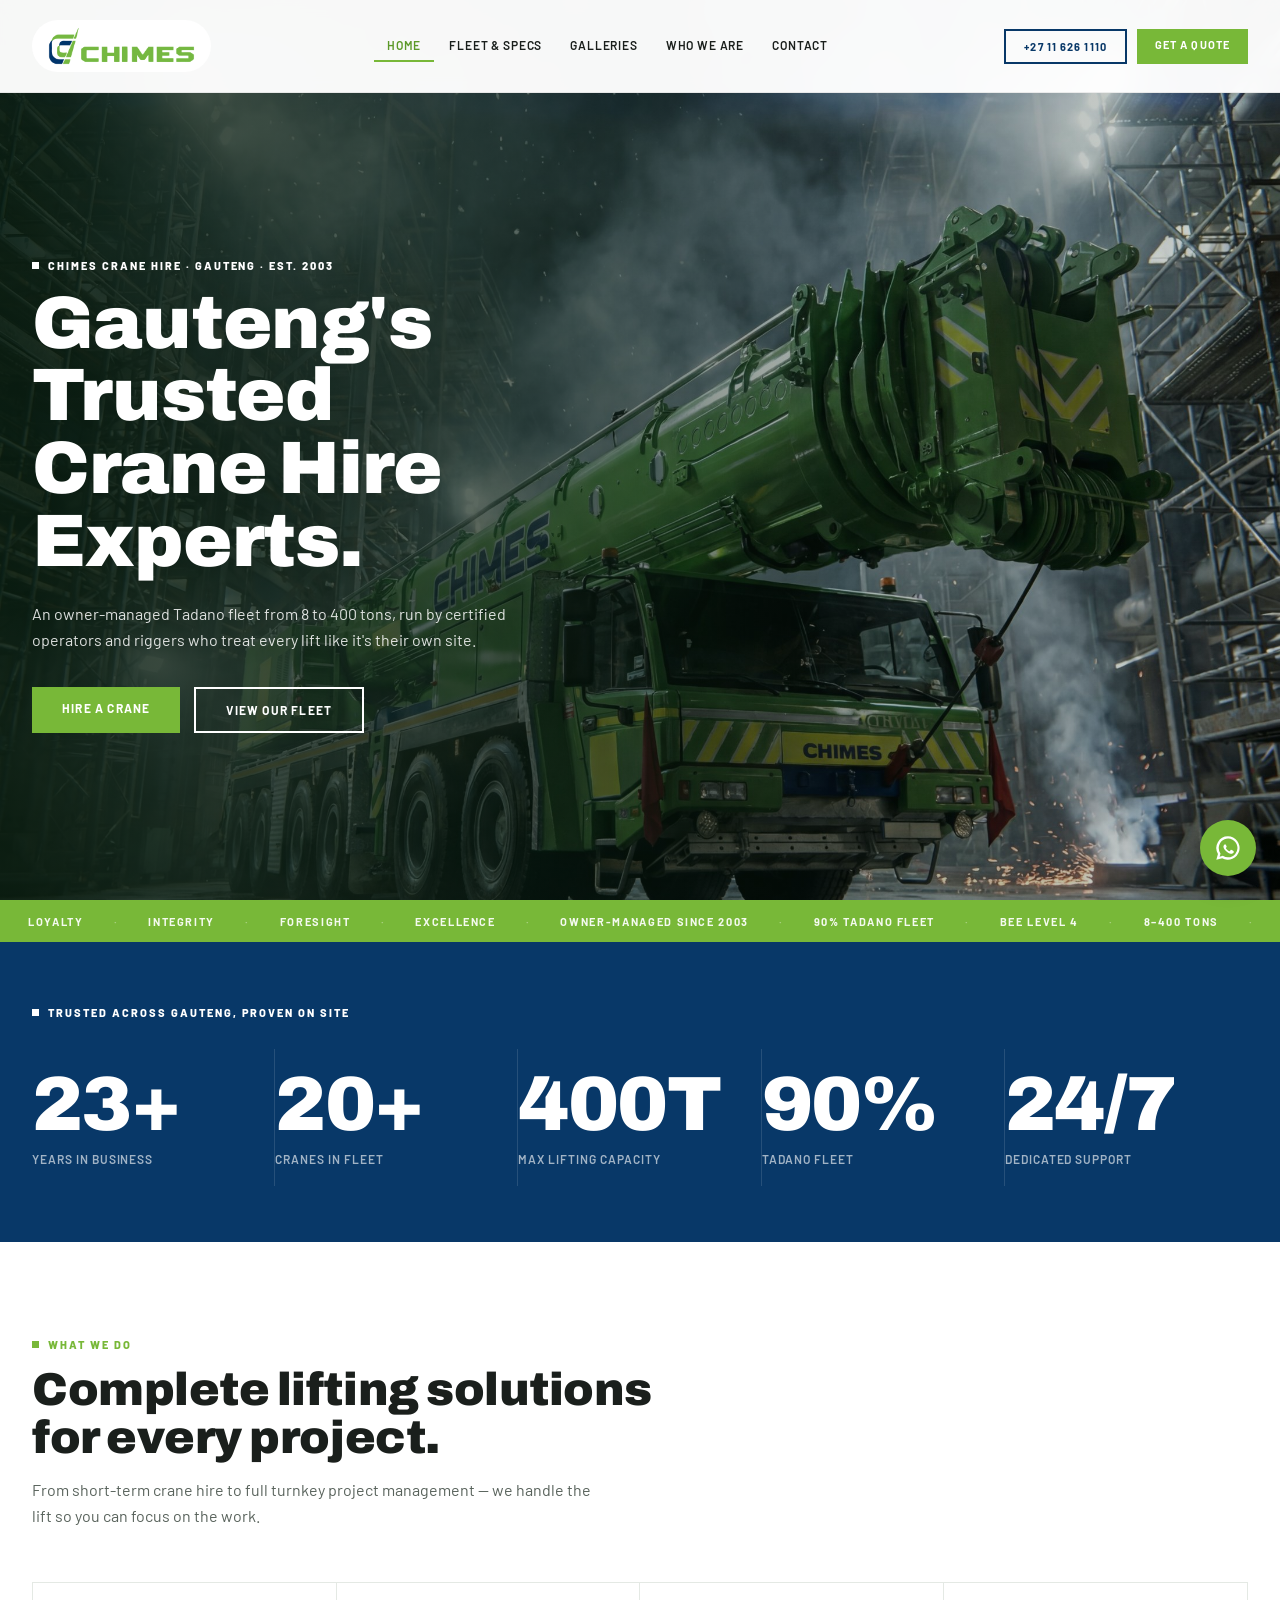
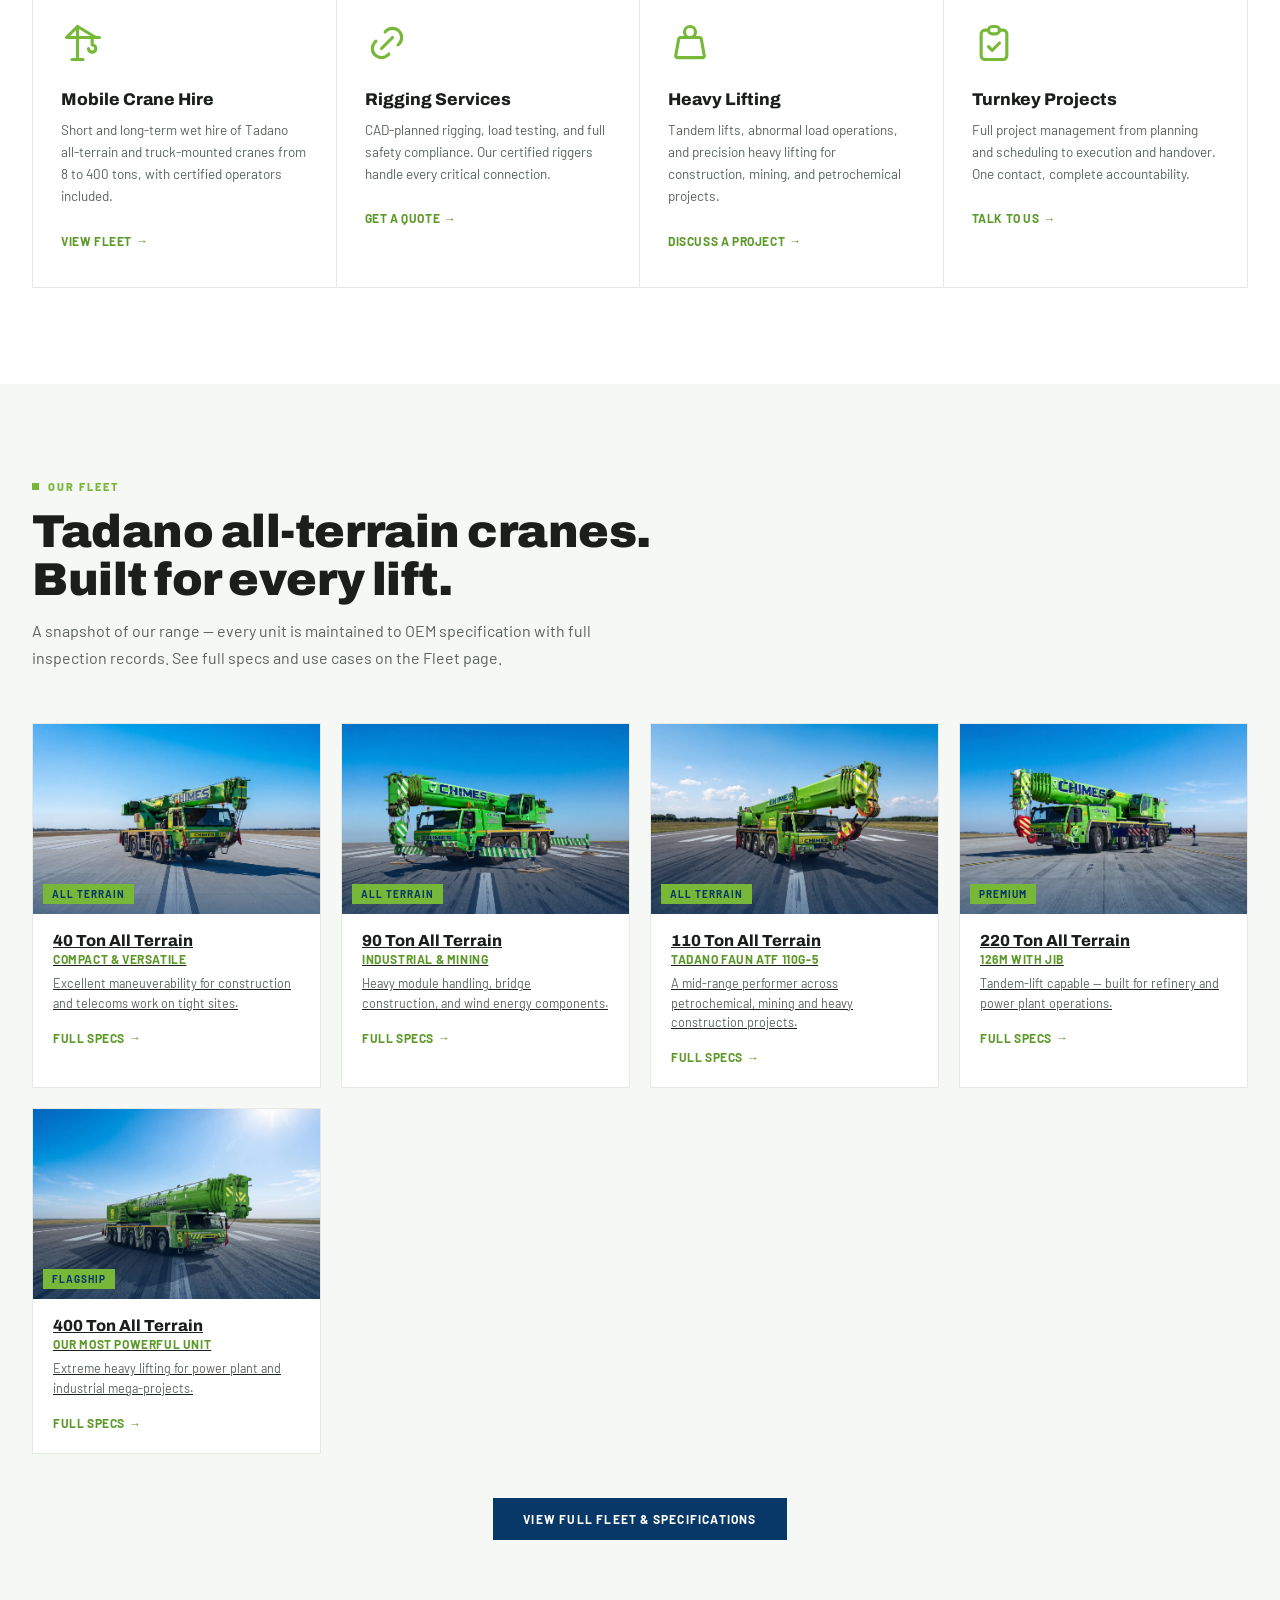
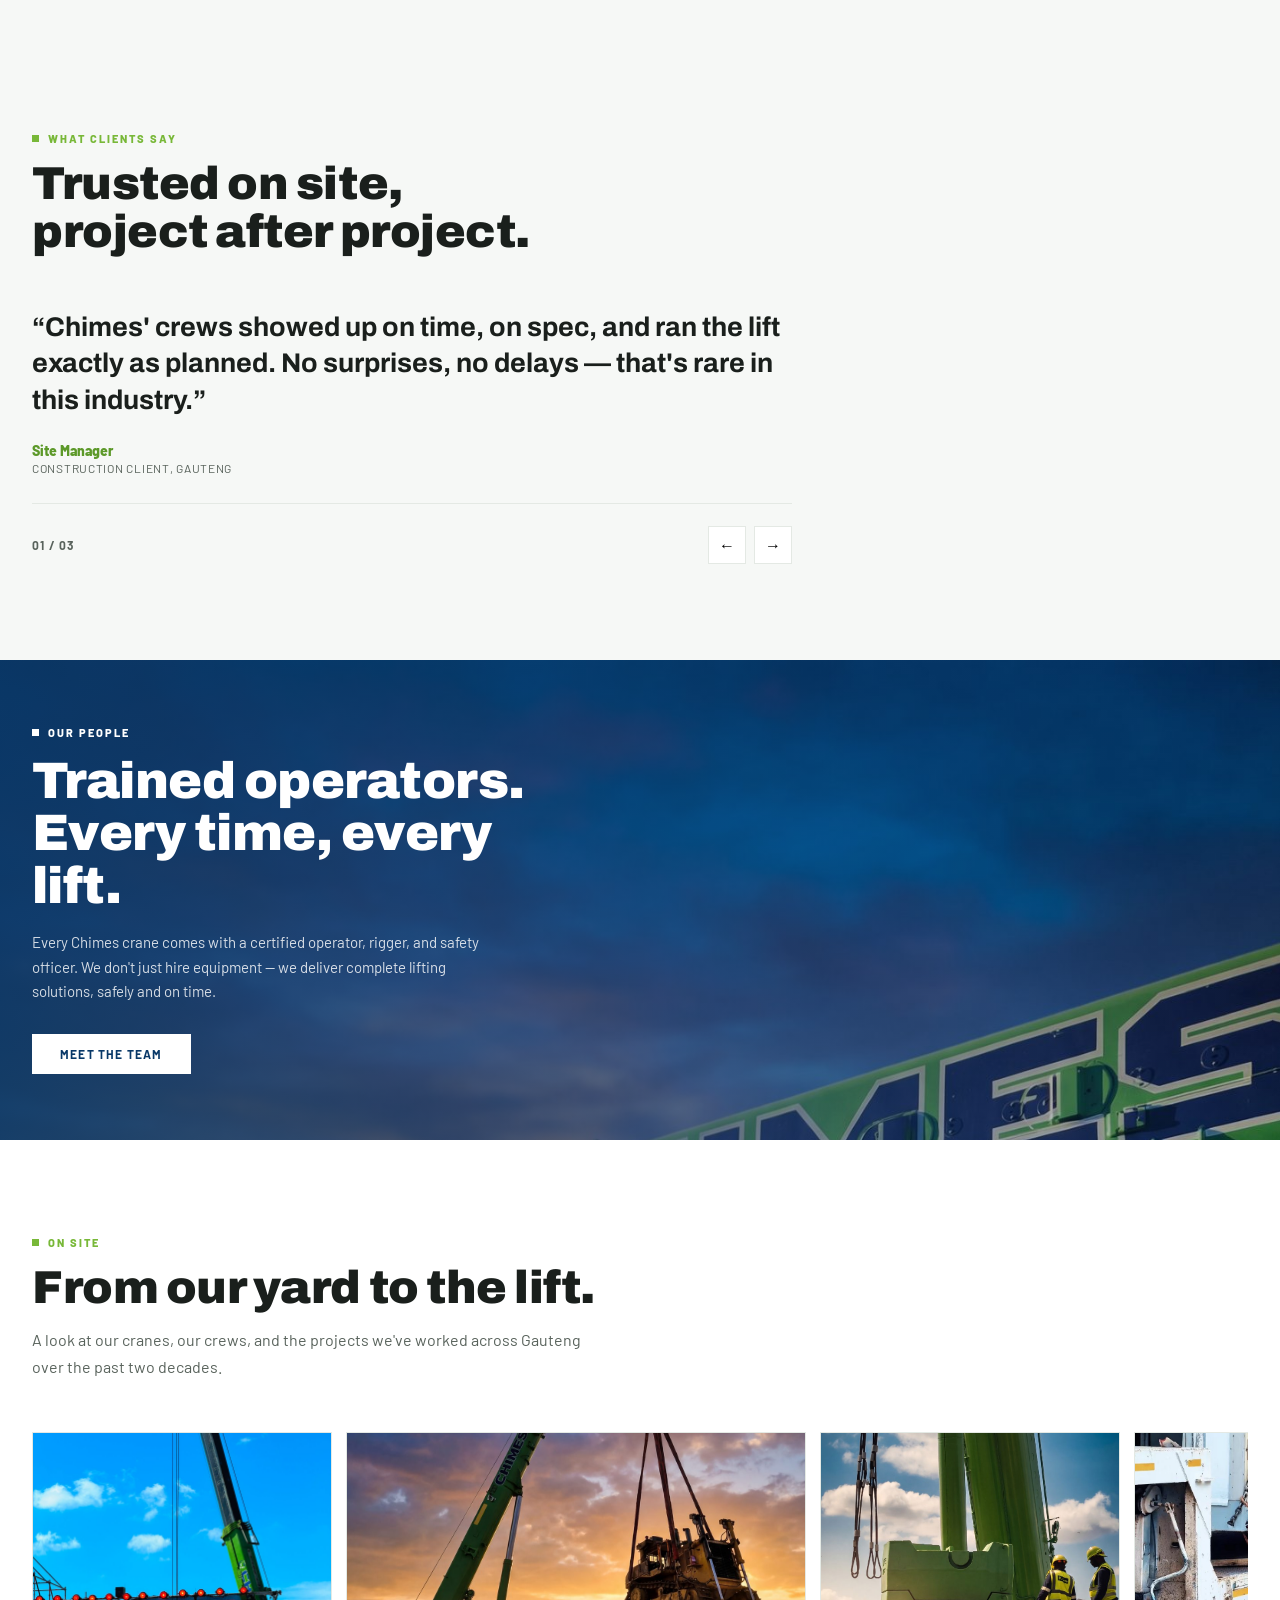
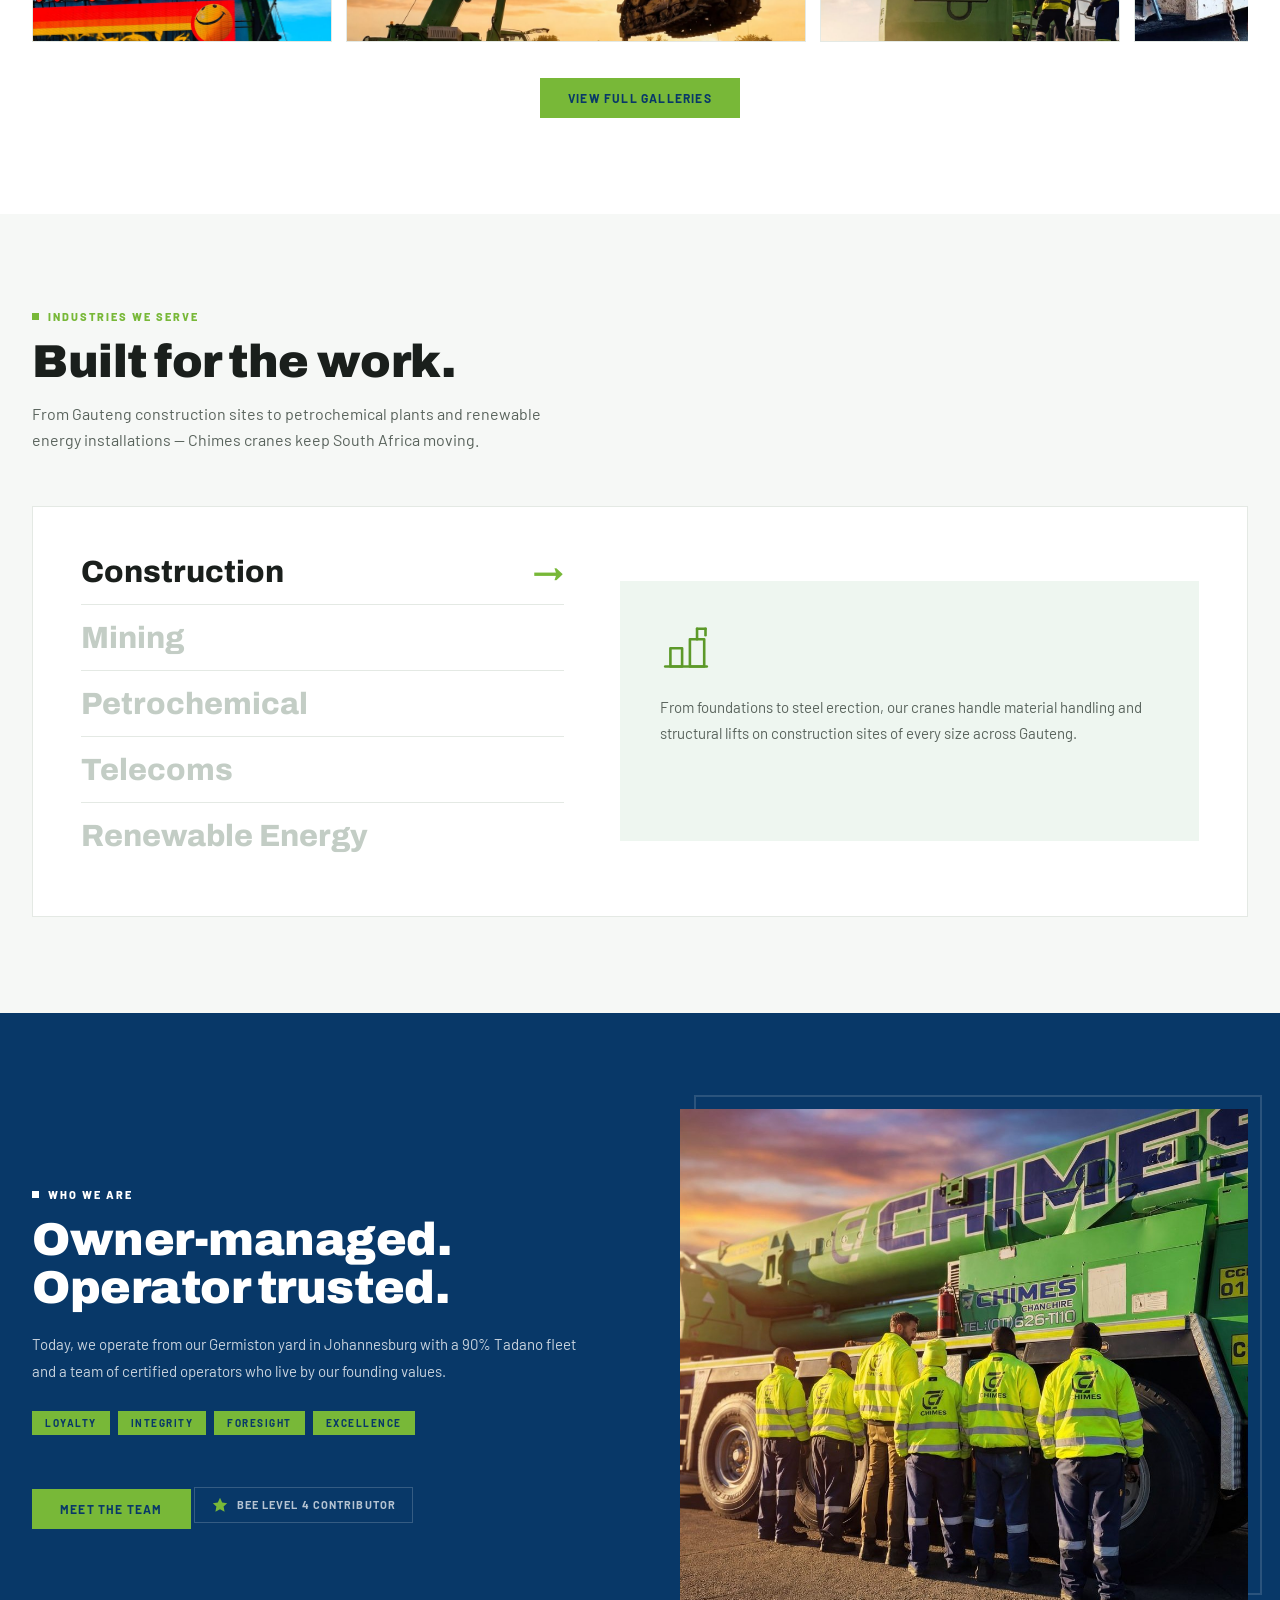
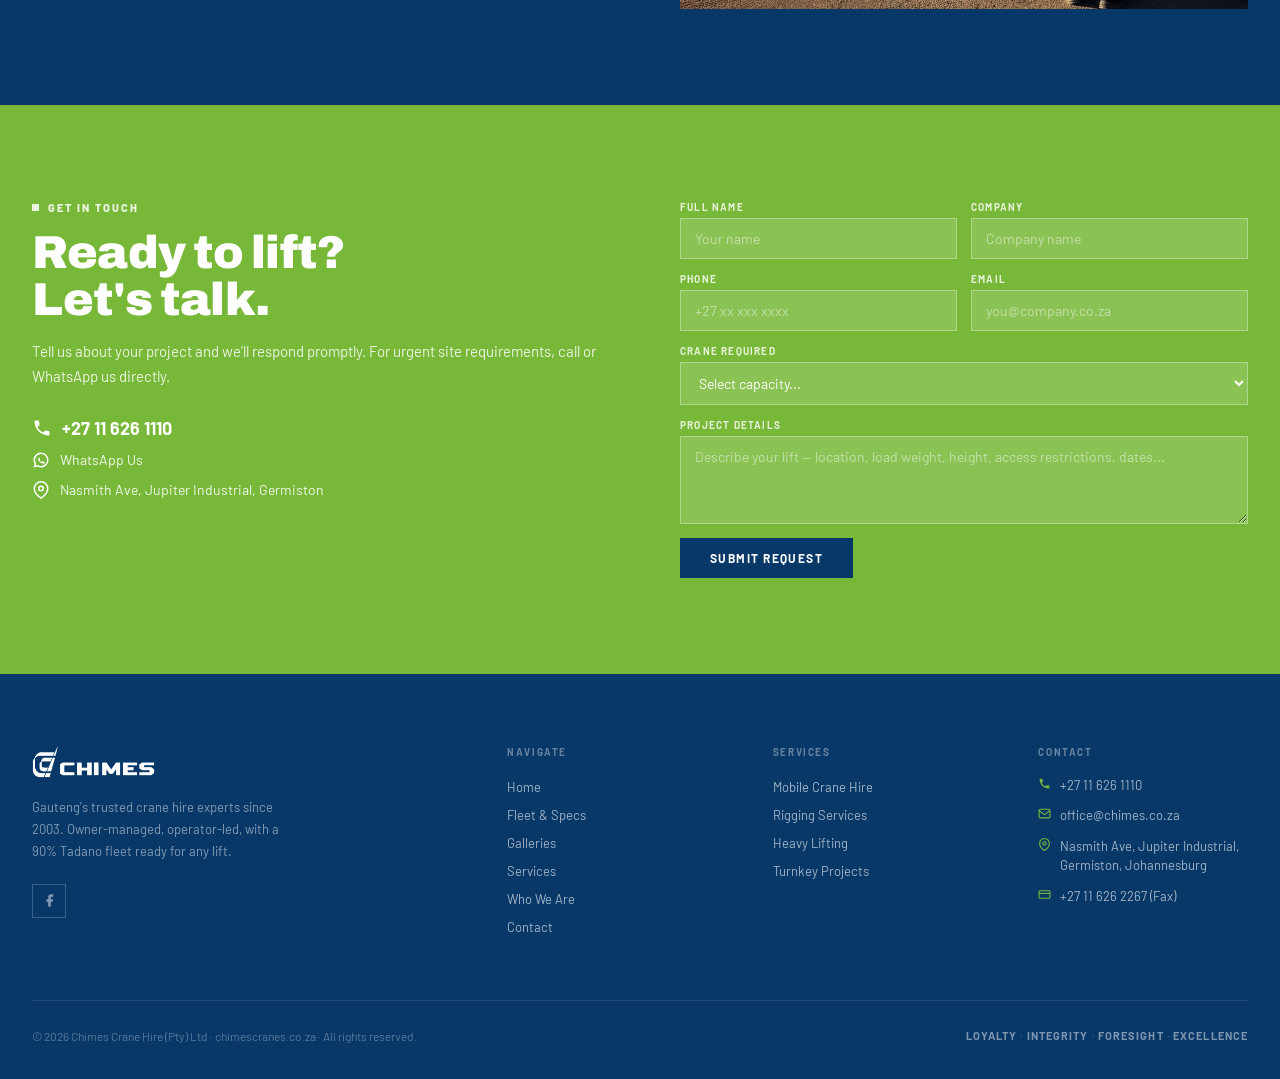
<file: index.html>
<!DOCTYPE html>
<html lang="en">
<head>
  <meta charset="UTF-8">
  <meta name="viewport" content="width=device-width, initial-scale=1.0">
  <title>Chimes Crane Hire — Gauteng's Trusted Crane Hire Experts</title>
  <meta name="description" content="Chimes Crane Hire — owner-managed Tadano crane hire in Germiston, Johannesburg since 2003. 8 to 400 ton fleet, certified operators, BEE Level 4.">
  <link rel="preconnect" href="https://fonts.googleapis.com">
  <link rel="preconnect" href="https://fonts.gstatic.com" crossorigin>
  <link href="https://fonts.googleapis.com/css2?family=Archivo:wght@400;500;600;700;800;900&family=Barlow:wght@300;400;500;600;700&display=swap" rel="stylesheet">
  <link rel="stylesheet" href="style.css?v=11">
</head>
<body>

<div id="splash"><img src="Logos/Official_Chimes_Extended_Logo.png" alt="Chimes Crane Hire" class="splash-logo"></div>
<div id="pageTrans"></div>

<!-- NAV -->
<header id="hdr">
  <div class="nav-wrap">
    <a href="index.html" class="logo-link">
      <img src="Logos/Official_Chimes_Extended_Logo.png" alt="Chimes Crane Hire">
    </a>
    <button class="hbg" id="hbg" aria-label="Menu">
      <svg width="22" height="15" viewBox="0 0 22 15" fill="none">
        <rect y="0" width="22" height="2.5" rx="1" fill="#083868"/>
        <rect y="6" width="22" height="2.5" rx="1" fill="#083868"/>
        <rect y="12" width="22" height="2.5" rx="1" fill="#083868"/>
      </svg>
    </button>
    <nav class="nav-links" id="nav">
      <a href="index.html" class="active">Home</a>
      <a href="fleet.html">Fleet &amp; Specs</a>
      <a href="galleries.html">Galleries</a>
      <a href="index.html#about">Who We Are</a>
      <a href="contact.html">Contact</a>
    </nav>
    <div class="nav-ctas">
      <a href="tel:+27116261110" class="btn-out">+27 11 626 1110</a>
      <a href="contact.html#quote" class="btn-fill">Get a Quote</a>
    </div>
  </div>
</header>

<!-- HERO (video) -->
<section class="hero">
  <img class="hero-fallback" src="Cinematic%20Images/hero-industrial.jpg" alt="Chimes crane at work on an industrial night site">
  <div class="hero-cnt">
    <span class="eyebrow">Chimes Crane Hire &middot; Gauteng &middot; Est. 2003</span>
    <h1>Gauteng's Trusted<br>Crane Hire Experts.</h1>
    <p>An owner-managed Tadano fleet from 8 to 400 tons, run by certified operators and riggers who treat every lift like it's their own site.</p>
    <div class="hero-btns">
      <a href="contact.html#quote" class="btn-hero">Hire a Crane</a>
      <a href="fleet.html" class="btn-hero-out">View Our Fleet</a>
    </div>
  </div>
</section>

<!-- TICKER -->
<div class="ticker" aria-hidden="true">
  <div class="ticker-track">
    <span>Loyalty</span><span class="sep">&middot;</span>
    <span>Integrity</span><span class="sep">&middot;</span>
    <span>Foresight</span><span class="sep">&middot;</span>
    <span>Excellence</span><span class="sep">&middot;</span>
    <span>Owner-Managed Since 2003</span><span class="sep">&middot;</span>
    <span>90% Tadano Fleet</span><span class="sep">&middot;</span>
    <span>BEE Level 4</span><span class="sep">&middot;</span>
    <span>8&ndash;400 Tons</span><span class="sep">&middot;</span>
    <span>Germiston, Johannesburg</span><span class="sep">&middot;</span>
    <span>Loyalty</span><span class="sep">&middot;</span>
    <span>Integrity</span><span class="sep">&middot;</span>
    <span>Foresight</span><span class="sep">&middot;</span>
    <span>Excellence</span><span class="sep">&middot;</span>
    <span>Owner-Managed Since 2003</span><span class="sep">&middot;</span>
    <span>90% Tadano Fleet</span><span class="sep">&middot;</span>
    <span>BEE Level 4</span><span class="sep">&middot;</span>
    <span>8&ndash;400 Tons</span><span class="sep">&middot;</span>
    <span>Germiston, Johannesburg</span><span class="sep">&middot;</span>
  </div>
</div>

<!-- STATS -->
<div class="stats">
  <div class="stats-inner">
    <div class="stats-lbl fu"><span class="eyebrow">Trusted Across Gauteng, Proven On Site</span></div>
    <div class="stats-grid">
      <div class="stat fu"><div class="stat-n" data-to="23">0</div><div class="stat-l">Years in Business</div></div>
      <div class="stat fu"><div class="stat-n" data-to="20" data-suffix="+">0</div><div class="stat-l">Cranes In Fleet</div></div>
      <div class="stat fu"><div class="stat-n" data-to="400" data-suffix="T">0</div><div class="stat-l">Max Lifting Capacity</div></div>
      <div class="stat fu"><div class="stat-n" data-to="90" data-suffix="%">0</div><div class="stat-l">Tadano Fleet</div></div>
      <div class="stat fu"><div class="stat-n" data-to="24" data-suffix="/7">0</div><div class="stat-l">Dedicated Support</div></div>
    </div>
  </div>
</div>

<!-- SERVICES -->
<section class="sec" id="services">
  <div class="sec-inner">
    <div class="sec-hd fu">
      <span class="eyebrow">What We Do</span>
      <h2>Complete lifting solutions<br>for every project.</h2>
      <p>From short-term crane hire to full turnkey project management — we handle the lift so you can focus on the work.</p>
    </div>
    <div class="svc-grid">
      <div class="svc-card fu">
        <svg class="svc-ico" viewBox="0 0 24 24" fill="none" stroke="currentColor" stroke-width="1.7" stroke-linecap="round" stroke-linejoin="round">
          <path d="M6 21h6" /><path d="M9 21v-18l-6 6h18" /><path d="M9 3l10 6" /><path d="M17 9v4a2 2 0 1 1 -2 2" />
        </svg>
        <h3>Mobile Crane Hire</h3>
        <p>Short and long-term wet hire of Tadano all-terrain and truck-mounted cranes from 8 to 400 tons, with certified operators included.</p>
        <a class="clink" href="fleet.html">View Fleet <span class="arrow">&rarr;</span></a>
      </div>
      <div class="svc-card fu">
        <svg class="svc-ico" viewBox="0 0 24 24" fill="none" stroke="currentColor" stroke-width="1.7" stroke-linecap="round" stroke-linejoin="round">
          <path d="M9 15l6 -6" /><path d="M11 6l.463 -.536a5 5 0 0 1 7.071 7.072l-.534 .464" /><path d="M13 18l-.397 .534a5.068 5.068 0 0 1 -7.127 0a4.972 4.972 0 0 1 0 -7.071l.524 -.463" />
        </svg>
        <h3>Rigging Services</h3>
        <p>CAD-planned rigging, load testing, and full safety compliance. Our certified riggers handle every critical connection.</p>
        <a class="clink" href="contact.html#quote">Get a Quote <span class="arrow">&rarr;</span></a>
      </div>
      <div class="svc-card fu">
        <svg class="svc-ico" viewBox="0 0 24 24" fill="none" stroke="currentColor" stroke-width="1.7" stroke-linecap="round" stroke-linejoin="round">
          <path d="M9 6a3 3 0 1 0 6 0a3 3 0 1 0 -6 0" /><path d="M6.835 9h10.33a1 1 0 0 1 .984 .821l1.637 9a1 1 0 0 1 -.984 1.179h-13.604a1 1 0 0 1 -.984 -1.179l1.637 -9a1 1 0 0 1 .984 -.821" />
        </svg>
        <h3>Heavy Lifting</h3>
        <p>Tandem lifts, abnormal load operations, and precision heavy lifting for construction, mining, and petrochemical projects.</p>
        <a class="clink" href="contact.html#quote">Discuss a Project <span class="arrow">&rarr;</span></a>
      </div>
      <div class="svc-card fu">
        <svg class="svc-ico" viewBox="0 0 24 24" fill="none" stroke="currentColor" stroke-width="1.7" stroke-linecap="round" stroke-linejoin="round">
          <path d="M9 5h-2a2 2 0 0 0 -2 2v12a2 2 0 0 0 2 2h10a2 2 0 0 0 2 -2v-12a2 2 0 0 0 -2 -2h-2" /><path d="M9 5a2 2 0 0 1 2 -2h2a2 2 0 0 1 2 2a2 2 0 0 1 -2 2h-2a2 2 0 0 1 -2 -2" /><path d="M9 14l2 2l4 -4" />
        </svg>
        <h3>Turnkey Projects</h3>
        <p>Full project management from planning and scheduling to execution and handover. One contact, complete accountability.</p>
        <a class="clink" href="contact.html#quote">Talk to Us <span class="arrow">&rarr;</span></a>
      </div>
    </div>
  </div>
</section>

<!-- FLEET SHOWCASE (teaser, full detail lives on fleet.html) -->
<section class="sec fleet-bg" id="fleet-showcase">
  <div class="sec-inner">
    <div class="sec-hd fu">
      <span class="eyebrow">Our Fleet</span>
      <h2>Tadano all-terrain cranes.<br>Built for every lift.</h2>
      <p>A snapshot of our range — every unit is maintained to OEM specification with full inspection records. See full specs and use cases on the Fleet page.</p>
    </div>
    <div class="fleet-grid">
      <a class="fl-card fu" href="fleet.html">
        <div class="fl-img" style="background-image:url('images/fleet/chimes-40t.jpg');"><span class="fl-tag">All Terrain</span></div>
        <div class="fl-body"><h3>40 Ton All Terrain</h3><div class="fl-cap">Compact &amp; Versatile</div><p>Excellent maneuverability for construction and telecoms work on tight sites.</p><span class="clink">Full Specs <span class="arrow">&rarr;</span></span></div>
      </a>
      <a class="fl-card fu" href="fleet.html">
        <div class="fl-img" style="background-image:url('images/fleet/chimes-90t.jpg');"><span class="fl-tag">All Terrain</span></div>
        <div class="fl-body"><h3>90 Ton All Terrain</h3><div class="fl-cap">Industrial &amp; Mining</div><p>Heavy module handling, bridge construction, and wind energy components.</p><span class="clink">Full Specs <span class="arrow">&rarr;</span></span></div>
      </a>
      <a class="fl-card fu" href="fleet.html">
        <div class="fl-img" style="background-image:url('images/fleet/chimes-110t.jpg');"><span class="fl-tag">All Terrain</span></div>
        <div class="fl-body"><h3>110 Ton All Terrain</h3><div class="fl-cap">Tadano Faun ATF 110G-5</div><p>A mid-range performer across petrochemical, mining and heavy construction projects.</p><span class="clink">Full Specs <span class="arrow">&rarr;</span></span></div>
      </a>
      <a class="fl-card fu" href="fleet.html">
        <div class="fl-img" style="background-image:url('images/fleet/chimes-220t.jpg');"><span class="fl-tag">Premium</span></div>
        <div class="fl-body"><h3>220 Ton All Terrain</h3><div class="fl-cap">126m With Jib</div><p>Tandem-lift capable — built for refinery and power plant operations.</p><span class="clink">Full Specs <span class="arrow">&rarr;</span></span></div>
      </a>
      <a class="fl-card fu" href="fleet.html">
        <div class="fl-img" style="background-image:url('images/fleet/chimes-400t.jpg');"><span class="fl-tag">Flagship</span></div>
        <div class="fl-body"><h3>400 Ton All Terrain</h3><div class="fl-cap">Our Most Powerful Unit</div><p>Extreme heavy lifting for power plant and industrial mega-projects.</p><span class="clink">Full Specs <span class="arrow">&rarr;</span></span></div>
      </a>
    </div>
    <div style="text-align:center; margin-top:44px;">
      <a href="fleet.html" class="btn-hero" style="background:var(--navy);">View Full Fleet &amp; Specifications</a>
    </div>
  </div>
</section>

<!-- TESTIMONIALS -->
<section class="sec testi-sec" id="testimonials">
  <div class="sec-inner">
    <div class="sec-hd fu">
      <span class="eyebrow">What Clients Say</span>
      <h2>Trusted on site,<br>project after project.</h2>
    </div>
    <div class="testi-wrap fu">
      <div class="testi-track">
        <blockquote class="testi-slide active">
          <p>&ldquo;Chimes' crews showed up on time, on spec, and ran the lift exactly as planned. No surprises, no delays &mdash; that's rare in this industry.&rdquo;</p>
          <div class="testi-foot"><span class="testi-name">Site Manager</span><span class="testi-role">Construction Client, Gauteng</span></div>
        </blockquote>
        <blockquote class="testi-slide">
          <p>&ldquo;We needed a 220-ton lift on a tight refinery shutdown window. Chimes planned the rigging, hit the schedule, and kept the site safe throughout.&rdquo;</p>
          <div class="testi-foot"><span class="testi-name">Projects Lead</span><span class="testi-role">Petrochemical Client</span></div>
        </blockquote>
        <blockquote class="testi-slide">
          <p>&ldquo;Owner-managed really does make a difference &mdash; when we call, we're talking to someone who can actually make decisions on the spot.&rdquo;</p>
          <div class="testi-foot"><span class="testi-name">Operations Manager</span><span class="testi-role">Mining Client</span></div>
        </blockquote>
      </div>
      <div class="testi-ctrls">
        <span class="testi-count" id="testiCount">01 / 03</span>
        <div class="testi-arrows">
          <button class="testi-arrow" id="testiPrev" aria-label="Previous testimonial">&larr;</button>
          <button class="testi-arrow" id="testiNext" aria-label="Next testimonial">&rarr;</button>
        </div>
      </div>
    </div>
  </div>
</section>

<!-- TEAM FULL BLEED -->
<div class="lift-band" style="background-image:url('Cinematic%20Images/Chimes%20Team%20%231.jpg');">
  <div class="lift-cnt">
    <span class="eyebrow">Our People</span>
    <h2>Trained operators.<br>Every time, every lift.</h2>
    <p>Every Chimes crane comes with a certified operator, rigger, and safety officer. We don't just hire equipment — we deliver complete lifting solutions, safely and on time.</p>
    <a href="contact.html#team" class="btn-wht">Meet The Team</a>
  </div>
</div>

<!-- MEDIA GALLERY -->
<section class="sec" id="gallery">
  <div class="sec-inner">
    <div class="sec-hd fu">
      <span class="eyebrow">On Site</span>
      <h2>From our yard to the lift.</h2>
      <p>A look at our cranes, our crews, and the projects we've worked across Gauteng over the past two decades.</p>
    </div>
    <div class="gal-marquee fu">
      <div class="gal-track">
        <figure><img src="images/gallery/onsite-lbbd3.jpg" alt="Crane installing a billboard" loading="lazy"></figure>
        <figure class="wide"><img src="images/gallery/onsite-barlow-sunset.jpg" alt="Crane silhouette at sunset" loading="lazy"></figure>
        <figure><img src="images/gallery/onsite-workers1.jpg" alt="Crew working with crane hook" loading="lazy"></figure>
        <figure><img src="images/gallery/onsite-rigging2.jpg" alt="Crew loading a cabin onto a trailer" loading="lazy"></figure>
        <figure class="wide"><img src="images/gallery/cine-newcrane.jpg" alt="Cinematic render, dusk industrial site" loading="lazy"></figure>
        <figure><img src="images/gallery/onsite-c8.jpg" alt="Crane at golden hour" loading="lazy"></figure>
        <figure><img src="images/gallery/cine-lakeside7.jpg" alt="Cinematic render, lakeside dusk" loading="lazy"></figure>
        <figure class="wide"><img src="images/gallery/team-group1.jpg" alt="The Chimes Crane Hire team" loading="lazy"></figure>
        <figure><img src="images/gallery/onsite-lbbd3.jpg" alt="Crane installing a billboard" loading="lazy"></figure>
        <figure class="wide"><img src="images/gallery/onsite-barlow-sunset.jpg" alt="Crane silhouette at sunset" loading="lazy"></figure>
        <figure><img src="images/gallery/onsite-workers1.jpg" alt="Crew working with crane hook" loading="lazy"></figure>
        <figure><img src="images/gallery/onsite-rigging2.jpg" alt="Crew loading a cabin onto a trailer" loading="lazy"></figure>
        <figure class="wide"><img src="images/gallery/cine-newcrane.jpg" alt="Cinematic render, dusk industrial site" loading="lazy"></figure>
        <figure><img src="images/gallery/onsite-c8.jpg" alt="Crane at golden hour" loading="lazy"></figure>
        <figure><img src="images/gallery/cine-lakeside7.jpg" alt="Cinematic render, lakeside dusk" loading="lazy"></figure>
        <figure class="wide"><img src="images/gallery/team-group1.jpg" alt="The Chimes Crane Hire team" loading="lazy"></figure>
      </div>
    </div>
    <div style="text-align:center; margin-top:36px;">
      <a href="galleries.html" class="btn-grn">View Full Galleries</a>
    </div>
  </div>
</section>

<!-- INDUSTRIES -->
<section class="sec fleet-bg" id="industries">
  <div class="sec-inner">
    <div class="sec-hd fu">
      <span class="eyebrow">Industries We Serve</span>
      <h2>Built for the work.</h2>
      <p>From Gauteng construction sites to petrochemical plants and renewable energy installations — Chimes cranes keep South Africa moving.</p>
    </div>
    <div class="ind-split fu">
      <ul class="ind-list">
        <li class="ind-li active" data-ind="construction">Construction<span class="ind-arrow">&rarr;</span></li>
        <li class="ind-li" data-ind="mining">Mining<span class="ind-arrow">&rarr;</span></li>
        <li class="ind-li" data-ind="petro">Petrochemical<span class="ind-arrow">&rarr;</span></li>
        <li class="ind-li" data-ind="telecoms">Telecoms<span class="ind-arrow">&rarr;</span></li>
        <li class="ind-li" data-ind="renewable">Renewable Energy<span class="ind-arrow">&rarr;</span></li>
      </ul>
      <div class="ind-panel">
        <svg class="ind-panel-ico active" data-ind="construction" viewBox="0 0 40 40" fill="none" stroke="currentColor" stroke-width="2" stroke-linecap="round" stroke-linejoin="round"><line x1="4" y1="35" x2="36" y2="35"/><rect x="8" y="21" width="9" height="14"/><rect x="23" y="14" width="11" height="21"/><line x1="28.5" y1="14" x2="28.5" y2="6"/><line x1="28.5" y1="6" x2="35" y2="6"/><line x1="35" y1="6" x2="35" y2="11"/></svg>
        <svg class="ind-panel-ico" data-ind="mining" viewBox="0 0 40 40" fill="none" stroke="currentColor" stroke-width="2" stroke-linecap="round" stroke-linejoin="round"><path d="M4 33 L14 15 L19 23 L24 11 L36 33 Z"/><line x1="4" y1="33" x2="36" y2="33"/></svg>
        <svg class="ind-panel-ico" data-ind="petro" viewBox="0 0 40 40" fill="none" stroke="currentColor" stroke-width="2" stroke-linecap="round" stroke-linejoin="round"><path d="M6 21a6 6 0 0 1 12 0" /><rect x="6" y="21" width="12" height="13" rx="1"/><line x1="27" y1="34" x2="27" y2="16"/><path d="M27 16c-2.2 1.8-2.2 3.8 0 5.6c2.2-1.8 2.2-3.8 0-5.6z" fill="currentColor" stroke="none"/><line x1="3" y1="34" x2="36" y2="34"/></svg>
        <svg class="ind-panel-ico" data-ind="telecoms" viewBox="0 0 40 40" fill="none" stroke="currentColor" stroke-width="2" stroke-linecap="round" stroke-linejoin="round"><line x1="13" y1="35" x2="13" y2="9"/><circle cx="13" cy="7" r="1.8" fill="currentColor" stroke="none"/><line x1="8" y1="35" x2="18" y2="35"/><path d="M19 16a9 9 0 0 1 0 13"/><path d="M24 11a16 16 0 0 1 0 23"/></svg>
        <svg class="ind-panel-ico" data-ind="renewable" viewBox="0 0 40 40" fill="none" stroke="currentColor" stroke-width="2" stroke-linecap="round" stroke-linejoin="round"><line x1="20" y1="35" x2="20" y2="11"/><circle cx="20" cy="9" r="1.8" fill="currentColor" stroke="none"/><path d="M20 9 L10 6"/><path d="M20 9 L30 12"/><path d="M20 9 L23 19"/><line x1="14" y1="35" x2="26" y2="35"/></svg>
        <p class="ind-panel-txt active" data-ind="construction">From foundations to steel erection, our cranes handle material handling and structural lifts on construction sites of every size across Gauteng.</p>
        <p class="ind-panel-txt" data-ind="mining">Rough-terrain and all-terrain units built for shaft equipment, bulk material handling and heavy components on demanding mine sites.</p>
        <p class="ind-panel-txt" data-ind="petro">Tandem-lift capable cranes for refinery turnarounds, tank erection and flare stack work, handled to petrochemical safety standards.</p>
        <p class="ind-panel-txt" data-ind="telecoms">Mast and tower lifts for telecoms rollouts, carried out by certified riggers who understand confined access and live-site safety.</p>
        <p class="ind-panel-txt" data-ind="renewable">Wind turbine component handling and solar infrastructure lifts, supporting South Africa's renewable energy build-out.</p>
      </div>
    </div>
  </div>
</section>

<!-- ABOUT -->
<section class="about-sec" id="about">
  <div class="about-inner">
    <div class="about-txt fu">
      <span class="eyebrow">Who We Are</span>
      <h2>Owner-managed.<br>Operator trusted.</h2>
      <p>Today, we operate from our Germiston yard in Johannesburg with a 90% Tadano fleet and a team of certified operators who live by our founding values.</p>
      <ul class="vals">
        <li>Loyalty</li><li>Integrity</li><li>Foresight</li><li>Excellence</li>
      </ul>
      <a href="contact.html#team" class="btn-grn">Meet The Team</a>
      <div class="bee">
        <svg width="18" height="18" viewBox="0 0 20 20" fill="#78B838"><path d="M10 2L12.4 7.2L18 8L14 11.8L15.1 17.4L10 14.7L4.9 17.4L6 11.8L2 8L7.6 7.2Z"/></svg>
        <span>BEE Level 4 Contributor</span>
      </div>
    </div>
    <div class="about-img fu">
      <img src="images/team-crane-lineup.jpg" alt="The Chimes Crane Hire crew lined up in front of a Tadano crane at sunset">
    </div>
  </div>
</section>

<!-- CTA -->
<section class="cta-sec">
  <div class="cta-inner">
    <div class="cta-txt fu">
      <span class="eyebrow">Get In Touch</span>
      <h2>Ready to lift?<br>Let's talk.</h2>
      <p>Tell us about your project and we'll respond promptly. For urgent site requirements, call or WhatsApp us directly.</p>
      <div class="cta-contact">
        <a href="tel:+27116261110" class="big">
          <svg width="20" height="20" viewBox="0 0 24 24" fill="white"><path d="M6.6 10.8c1.4 2.8 3.8 5.1 6.6 6.6l2.2-2.2c.3-.3.7-.4 1-.2 1.1.4 2.3.6 3.6.6.6 0 1 .4 1 1V20c0 .6-.4 1-1 1C10.6 21 3 13.4 3 4c0-.6.4-1 1-1h3.5c.6 0 1 .4 1 1 0 1.2.2 2.4.6 3.6.1.3 0 .7-.2 1l-2.3 2.2z"/></svg>
          +27 11 626 1110
        </a>
        <a href="https://wa.me/27823891573" target="_blank" rel="noopener">
          <svg width="18" height="18" viewBox="0 0 24 24" fill="white"><path d="M12 2a10 10 0 0 0-8.6 15.1L2 22l5-1.3A10 10 0 1 0 12 2zm0 18a8 8 0 0 1-4.1-1.1l-.3-.2-2.8.7.8-2.7-.2-.3A8 8 0 1 1 12 20zm4.4-5.6c-.2-.1-1.4-.7-1.6-.8-.2-.1-.4-.1-.5.1l-.7.9c-.1.2-.3.2-.5.1-1.7-.7-2.8-2.4-2.9-2.5-.1-.2 0-.3.1-.4l.5-.6c.1-.2.1-.3 0-.5l-.6-1.4c-.1-.3-.3-.3-.5-.3h-.4c-.2 0-.4.1-.5.3-.2.2-.7.7-.7 1.7s.7 2 .8 2.1c.1.2 1.6 2.4 3.9 3.3 1.9.7 2.3.6 2.6.5.4-.1 1.2-.5 1.4-1 .2-.5.2-.9.1-1z"/></svg>
          WhatsApp Us
        </a>
        <a href="https://maps.google.com/?q=Nasmith+Avenue+Jupiter+Industrial+Germiston" target="_blank" rel="noopener">
          <svg width="18" height="18" viewBox="0 0 24 24" fill="none" stroke="white" stroke-width="2"><path d="M21 10c0 7-9 13-9 13S3 17 3 10a9 9 0 0118 0z"/><circle cx="12" cy="10" r="3"/></svg>
          Nasmith Ave, Jupiter Industrial, Germiston
        </a>
      </div>
    </div>
    <div class="fu">
      <form class="form" onsubmit="handleForm(event)">
        <div class="f-row">
          <div class="f-field"><label for="nm">Full Name</label><input type="text" id="nm" name="name" placeholder="Your name" required></div>
          <div class="f-field"><label for="co">Company</label><input type="text" id="co" name="company" placeholder="Company name"></div>
        </div>
        <div class="f-row">
          <div class="f-field"><label for="ph">Phone</label><input type="tel" id="ph" name="phone" placeholder="+27 xx xxx xxxx" required></div>
          <div class="f-field"><label for="em">Email</label><input type="email" id="em" name="email" placeholder="you@company.co.za" required></div>
        </div>
        <div class="f-field">
          <label for="cr">Crane Required</label>
          <select id="cr" name="crane">
            <option value="">Select capacity...</option>
            <option>8&ndash;15 Ton Truck Mount</option>
            <option>40 Ton All Terrain</option>
            <option>30 Ton Truck Mount</option>
            <option>55 Ton All Terrain</option>
            <option>90 Ton All Terrain</option>
            <option>110 Ton All Terrain</option>
            <option>220 Ton All Terrain</option>
            <option>400 Ton All Terrain</option>
            <option>Not sure &ndash; please advise</option>
          </select>
        </div>
        <div class="f-field"><label for="msg">Project Details</label><textarea id="msg" name="message" placeholder="Describe your lift — location, load weight, height, access restrictions, dates..."></textarea></div>
        <button type="submit" class="btn-sub" id="sub-btn">Submit Request</button>
      </form>
    </div>
  </div>
</section>

<!-- FOOTER -->
<footer>
  <div class="ft-inner">
    <div class="ft-top">
      <div class="ft-brand">
        <img src="Logos/Official_Chimes_Extended_Logo.png" alt="Chimes Crane Hire">
        <p>Gauteng's trusted crane hire experts since 2003. Owner-managed, operator-led, with a 90% Tadano fleet ready for any lift.</p>
        <div class="ft-social">
          <a href="https://www.facebook.com/ChimesCraneHire/" target="_blank" rel="noopener" aria-label="Facebook">
            <svg width="15" height="15" viewBox="0 0 24 24" fill="currentColor"><path d="M18 2h-3a5 5 0 00-5 5v3H7v4h3v8h4v-8h3l1-4h-4V7a1 1 0 011-1h3z"/></svg>
          </a>
        </div>
      </div>
      <div class="ft-col">
        <h5>Navigate</h5>
        <ul>
          <li><a href="index.html">Home</a></li>
          <li><a href="fleet.html">Fleet &amp; Specs</a></li>
          <li><a href="galleries.html">Galleries</a></li>
          <li><a href="index.html#services">Services</a></li>
          <li><a href="index.html#about">Who We Are</a></li>
          <li><a href="contact.html">Contact</a></li>
        </ul>
      </div>
      <div class="ft-col">
        <h5>Services</h5>
        <ul>
          <li><a href="index.html#services">Mobile Crane Hire</a></li>
          <li><a href="index.html#services">Rigging Services</a></li>
          <li><a href="index.html#services">Heavy Lifting</a></li>
          <li><a href="index.html#services">Turnkey Projects</a></li>
        </ul>
      </div>
      <div class="ft-col">
        <h5>Contact</h5>
        <div class="ft-ci"><svg width="13" height="13" viewBox="0 0 24 24" fill="currentColor"><path d="M6.6 10.8c1.4 2.8 3.8 5.1 6.6 6.6l2.2-2.2c.3-.3.7-.4 1-.2 1.1.4 2.3.6 3.6.6.6 0 1 .4 1 1V20c0 .6-.4 1-1 1C10.6 21 3 13.4 3 4c0-.6.4-1 1-1h3.5c.6 0 1 .4 1 1 0 1.2.2 2.4.6 3.6.1.3 0 .7-.2 1l-2.3 2.2z"/></svg><span>+27 11 626 1110</span></div>
        <div class="ft-ci"><svg width="13" height="13" viewBox="0 0 24 24" fill="none" stroke="currentColor" stroke-width="2"><rect x="2" y="4" width="20" height="16" rx="2"/><path d="M2 7l10 7 10-7"/></svg><span>office@chimes.co.za</span></div>
        <div class="ft-ci"><svg width="13" height="13" viewBox="0 0 24 24" fill="none" stroke="currentColor" stroke-width="2"><path d="M21 10c0 7-9 13-9 13S3 17 3 10a9 9 0 0118 0z"/><circle cx="12" cy="10" r="3"/></svg><span>Nasmith Ave, Jupiter Industrial,<br>Germiston, Johannesburg</span></div>
        <div class="ft-ci"><svg width="13" height="13" viewBox="0 0 24 24" fill="none" stroke="currentColor" stroke-width="2"><rect x="2" y="5" width="20" height="14" rx="2"/><line x1="2" y1="10" x2="22" y2="10"/></svg><span>+27 11 626 2267 (Fax)</span></div>
      </div>
    </div>
    <div class="ft-bot">
      <p>&copy; 2026 Chimes Crane Hire (Pty) Ltd &middot; chimescranes.co.za &middot; All rights reserved.</p>
      <div class="ft-vals"><b>Loyalty</b> &middot; <b>Integrity</b> &middot; <b>Foresight</b> &middot; <b>Excellence</b></div>
    </div>
  </div>
</footer>

<a href="https://wa.me/27823891573" class="wa-fab" target="_blank" rel="noopener" aria-label="Chat on WhatsApp">
  <svg width="28" height="28" viewBox="0 0 24 24" fill="white"><path d="M12 2a10 10 0 0 0-8.6 15.1L2 22l5-1.3A10 10 0 1 0 12 2zm0 18a8 8 0 0 1-4.1-1.1l-.3-.2-2.8.7.8-2.7-.2-.3A8 8 0 1 1 12 20zm4.4-5.6c-.2-.1-1.4-.7-1.6-.8-.2-.1-.4-.1-.5.1l-.7.9c-.1.2-.3.2-.5.1-1.7-.7-2.8-2.4-2.9-2.5-.1-.2 0-.3.1-.4l.5-.6c.1-.2.1-.3 0-.5l-.6-1.4c-.1-.3-.3-.3-.5-.3h-.4c-.2 0-.4.1-.5.3-.2.2-.7.7-.7 1.7s.7 2 .8 2.1c.1.2 1.6 2.4 3.9 3.3 1.9.7 2.3.6 2.6.5.4-.1 1.2-.5 1.4-1 .2-.5.2-.9.1-1z"/></svg>
</a>
<button class="totop" id="totop" aria-label="Back to top">Back to Top &uarr;</button>

<script src="script.js?v=5"></script>
</body>
</html>
</file>
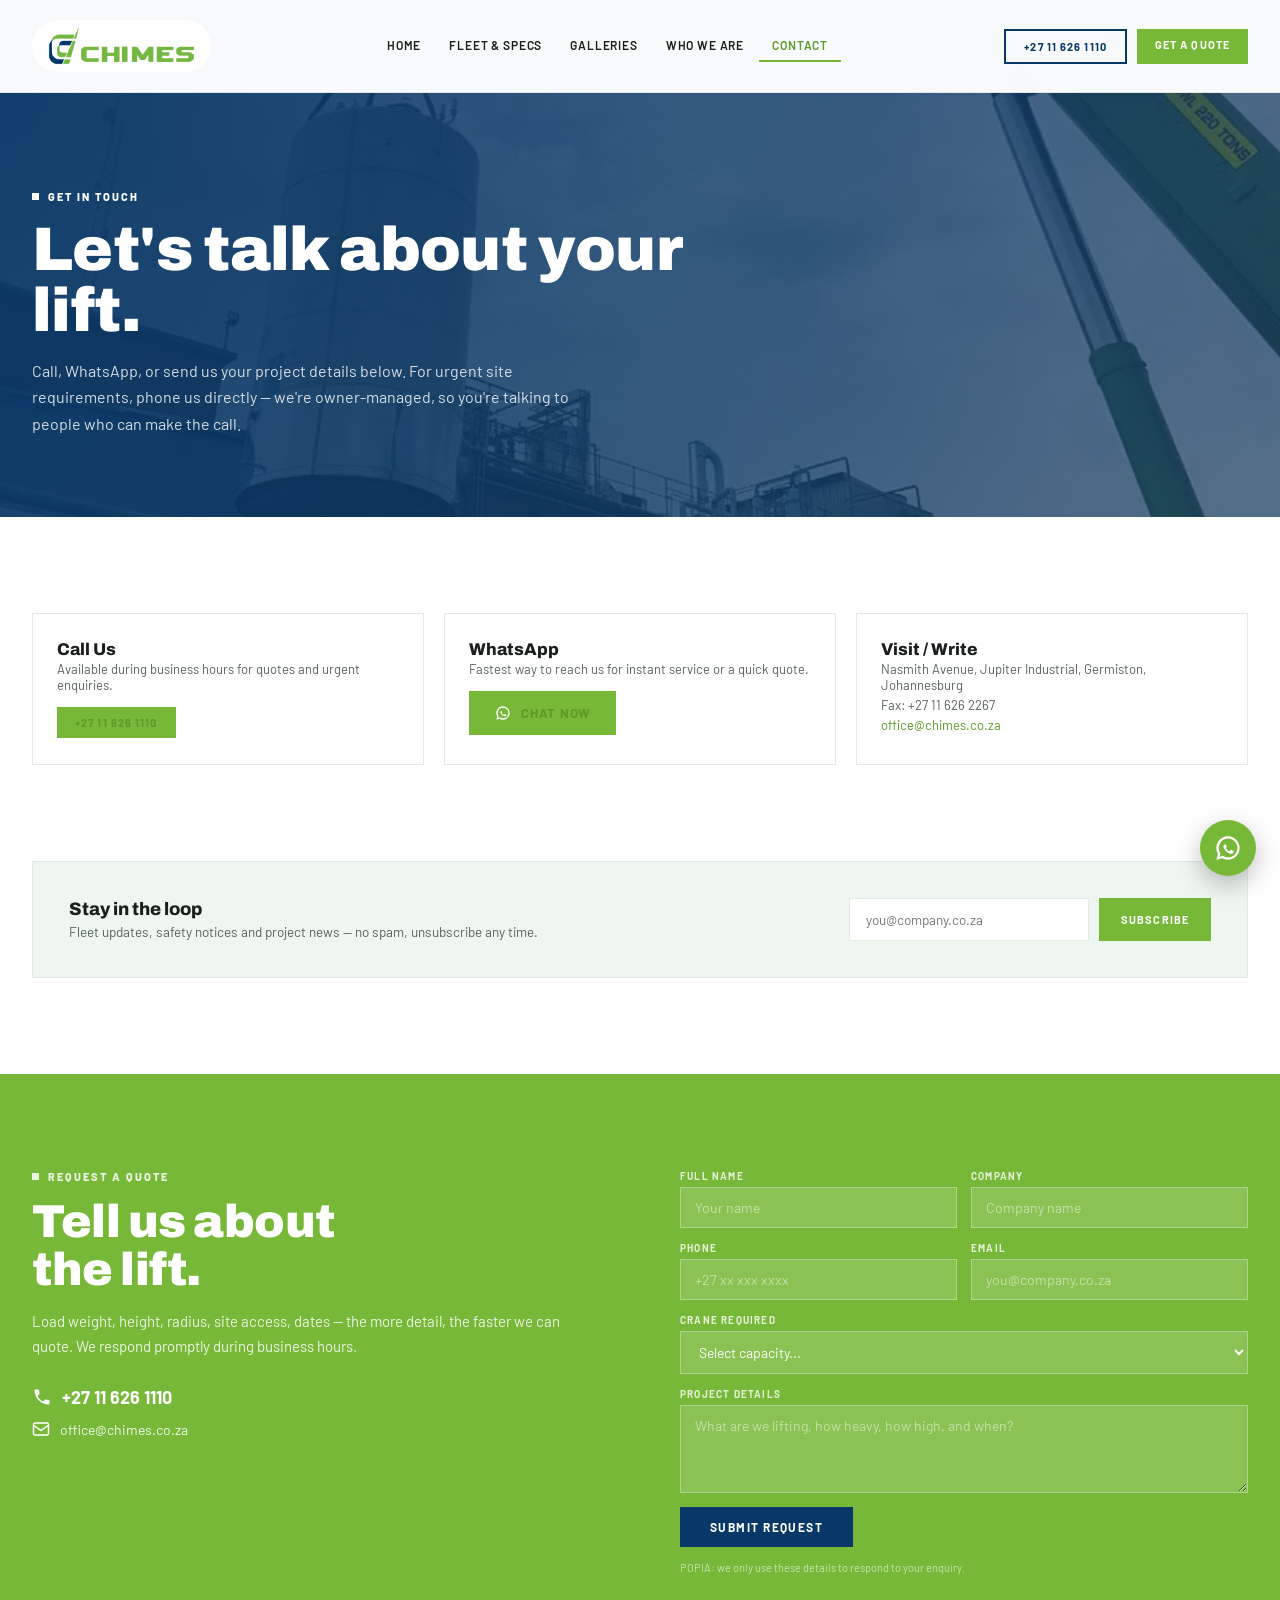
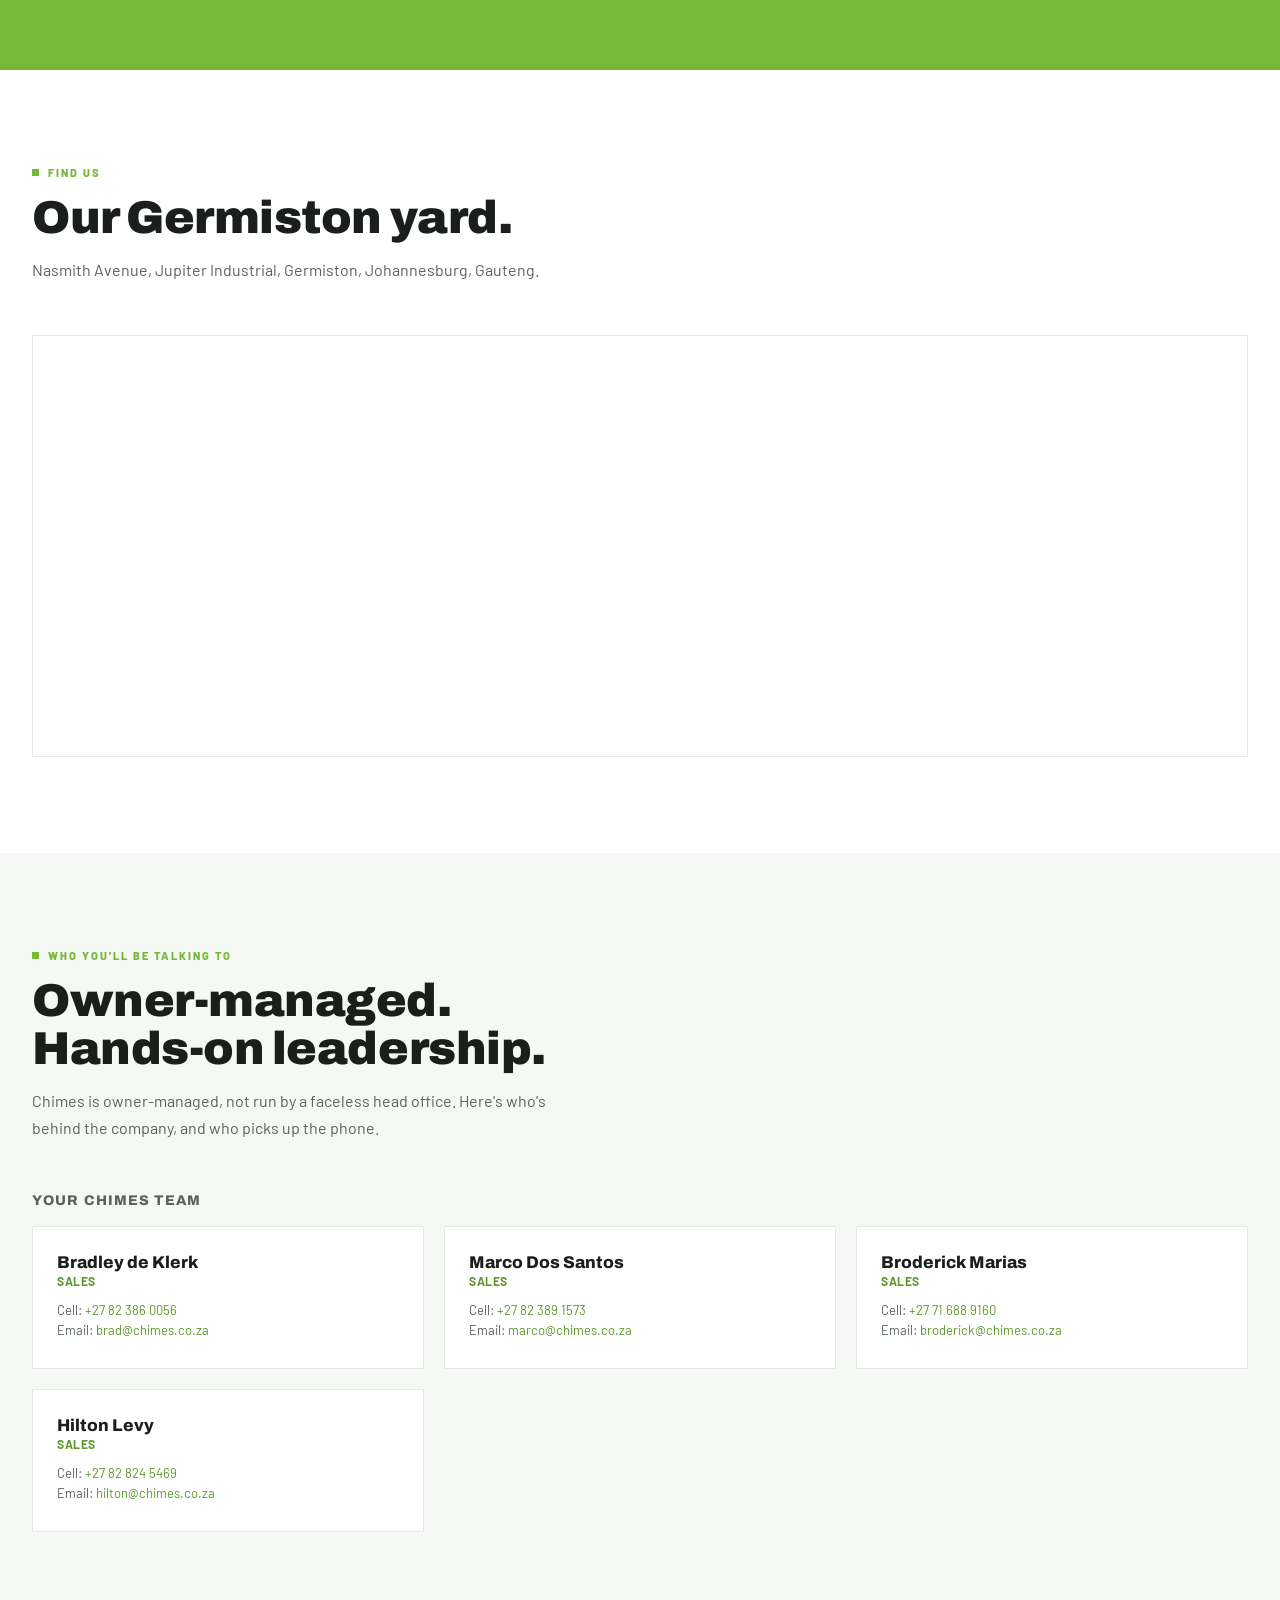
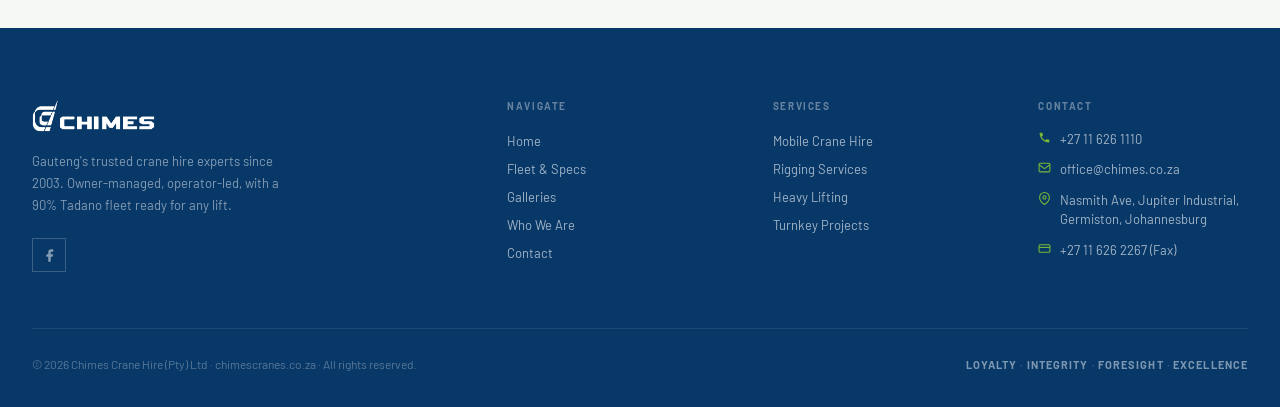
<file: contact.html>
<!DOCTYPE html>
<html lang="en">
<head>
  <meta charset="UTF-8">
  <meta name="viewport" content="width=device-width, initial-scale=1.0">
  <title>Contact Us — Chimes Crane Hire</title>
  <meta name="description" content="Contact Chimes Crane Hire in Germiston, Johannesburg. Call, WhatsApp, or request a quote — meet the team behind the lifts.">
  <link rel="preconnect" href="https://fonts.googleapis.com">
  <link rel="preconnect" href="https://fonts.gstatic.com" crossorigin>
  <link href="https://fonts.googleapis.com/css2?family=Archivo:wght@400;500;600;700;800;900&family=Barlow:wght@300;400;500;600;700&display=swap" rel="stylesheet">
  <link rel="stylesheet" href="style.css?v=11">
</head>
<body>

<div id="pageTrans"></div>

<!-- NAV -->
<header id="hdr">
  <div class="nav-wrap">
    <a href="index.html" class="logo-link"><img src="Logos/Official_Chimes_Extended_Logo.png" alt="Chimes Crane Hire"></a>
    <button class="hbg" id="hbg" aria-label="Menu">
      <svg width="22" height="15" viewBox="0 0 22 15" fill="none"><rect y="0" width="22" height="2.5" rx="1" fill="#083868"/><rect y="6" width="22" height="2.5" rx="1" fill="#083868"/><rect y="12" width="22" height="2.5" rx="1" fill="#083868"/></svg>
    </button>
    <nav class="nav-links" id="nav">
      <a href="index.html">Home</a>
      <a href="fleet.html">Fleet &amp; Specs</a>
      <a href="galleries.html">Galleries</a>
      <a href="index.html#about">Who We Are</a>
      <a href="contact.html" class="active">Contact</a>
    </nav>
    <div class="nav-ctas">
      <a href="tel:+27116261110" class="btn-out">+27 11 626 1110</a>
      <a href="contact.html#quote" class="btn-fill">Get a Quote</a>
    </div>
  </div>
</header>

<!-- PAGE HERO -->
<section class="page-hero" style="background-image:url('images/silo-tanks-1.webp');">
  <div class="page-hero-cnt">
    <span class="eyebrow">Get In Touch</span>
    <h1>Let's talk about your lift.</h1>
    <p>Call, WhatsApp, or send us your project details below. For urgent site requirements, phone us directly — we're owner-managed, so you're talking to people who can make the call.</p>
  </div>
</section>

<!-- QUICK CONTACT -->
<section class="sec">
  <div class="sec-inner">
    <div class="quick-grid">
      <div class="team-card fu">
        <h3>Call Us</h3>
        <p style="margin-bottom:14px;">Available during business hours for quotes and urgent enquiries.</p>
        <a href="tel:+27116261110" class="btn-fill" style="display:inline-block;">+27 11 626 1110</a>
      </div>
      <div class="team-card fu">
        <h3>WhatsApp</h3>
        <p style="margin-bottom:14px;">Fastest way to reach us for instant service or a quick quote.</p>
        <a href="https://wa.me/27823891573" target="_blank" rel="noopener" class="wa-cta">
          <svg width="16" height="16" viewBox="0 0 24 24" fill="white"><path d="M12 2a10 10 0 0 0-8.6 15.1L2 22l5-1.3A10 10 0 1 0 12 2zm0 18a8 8 0 0 1-4.1-1.1l-.3-.2-2.8.7.8-2.7-.2-.3A8 8 0 1 1 12 20zm4.4-5.6c-.2-.1-1.4-.7-1.6-.8-.2-.1-.4-.1-.5.1l-.7.9c-.1.2-.3.2-.5.1-1.7-.7-2.8-2.4-2.9-2.5-.1-.2 0-.3.1-.4l.5-.6c.1-.2.1-.3 0-.5l-.6-1.4c-.1-.3-.3-.3-.5-.3h-.4c-.2 0-.4.1-.5.3-.2.2-.7.7-.7 1.7s.7 2 .8 2.1c.1.2 1.6 2.4 3.9 3.3 1.9.7 2.3.6 2.6.5.4-.1 1.2-.5 1.4-1 .2-.5.2-.9.1-1z"/></svg>
          Chat Now
        </a>
      </div>
      <div class="team-card fu">
        <h3>Visit / Write</h3>
        <p>Nasmith Avenue, Jupiter Industrial, Germiston, Johannesburg</p>
        <p>Fax: +27 11 626 2267</p>
        <p><a href="mailto:office@chimes.co.za">office@chimes.co.za</a></p>
      </div>
    </div>
  </div>
</section>

<!-- SIGNUP -->
<section class="sec" style="padding-top:0;">
  <div class="sec-inner">
    <div class="signup-band fu">
      <div>
        <h3>Stay in the loop</h3>
        <p>Fleet updates, safety notices and project news — no spam, unsubscribe any time.</p>
      </div>
      <form class="signup-form" onsubmit="handleSignup(event)">
        <input type="email" placeholder="you@company.co.za" required aria-label="Email address">
        <button type="submit">Subscribe</button>
      </form>
    </div>
  </div>
</section>

<!-- QUOTE FORM -->
<section class="cta-sec" id="quote">
  <div class="cta-inner">
    <div class="cta-txt fu">
      <span class="eyebrow">Request A Quote</span>
      <h2>Tell us about<br>the lift.</h2>
      <p>Load weight, height, radius, site access, dates — the more detail, the faster we can quote. We respond promptly during business hours.</p>
      <div class="cta-contact">
        <a href="tel:+27116261110" class="big">
          <svg width="20" height="20" viewBox="0 0 24 24" fill="white"><path d="M6.6 10.8c1.4 2.8 3.8 5.1 6.6 6.6l2.2-2.2c.3-.3.7-.4 1-.2 1.1.4 2.3.6 3.6.6.6 0 1 .4 1 1V20c0 .6-.4 1-1 1C10.6 21 3 13.4 3 4c0-.6.4-1 1-1h3.5c.6 0 1 .4 1 1 0 1.2.2 2.4.6 3.6.1.3 0 .7-.2 1l-2.3 2.2z"/></svg>
          +27 11 626 1110
        </a>
        <a href="mailto:office@chimes.co.za">
          <svg width="18" height="18" viewBox="0 0 24 24" fill="none" stroke="white" stroke-width="2"><rect x="2" y="4" width="20" height="16" rx="2"/><path d="M2 7l10 7 10-7"/></svg>
          office@chimes.co.za
        </a>
      </div>
    </div>
    <div class="fu">
      <form class="form" onsubmit="handleForm(event)">
        <div class="f-row">
          <div class="f-field"><label for="qnm">Full Name</label><input type="text" id="qnm" name="name" placeholder="Your name" required></div>
          <div class="f-field"><label for="qco">Company</label><input type="text" id="qco" name="company" placeholder="Company name"></div>
        </div>
        <div class="f-row">
          <div class="f-field"><label for="qph">Phone</label><input type="tel" id="qph" name="phone" placeholder="+27 xx xxx xxxx" required></div>
          <div class="f-field"><label for="qem">Email</label><input type="email" id="qem" name="email" placeholder="you@company.co.za" required></div>
        </div>
        <div class="f-field">
          <label for="qcr">Crane Required</label>
          <select id="qcr" name="crane">
            <option value="">Select capacity...</option>
            <option>8&ndash;15 Ton Truck Mount</option>
            <option>40 Ton All Terrain</option>
            <option>30 Ton Truck Mount</option>
            <option>55 Ton All Terrain</option>
            <option>90 Ton All Terrain</option>
            <option>110 Ton All Terrain</option>
            <option>220 Ton All Terrain</option>
            <option>400 Ton All Terrain</option>
            <option>Not sure &ndash; please advise</option>
          </select>
        </div>
        <div class="f-field"><label for="qmsg">Project Details</label><textarea id="qmsg" name="message" placeholder="What are we lifting, how heavy, how high, and when?"></textarea></div>
        <button type="submit" class="btn-sub" id="sub-btn">Submit Request</button>
        <p style="font-size:11px; color:rgba(255,255,255,.6);">POPIA: we only use these details to respond to your enquiry.</p>
      </form>
    </div>
  </div>
</section>

<!-- MAP -->
<section class="sec">
  <div class="sec-inner">
    <div class="sec-hd fu">
      <span class="eyebrow">Find Us</span>
      <h2>Our Germiston yard.</h2>
      <p>Nasmith Avenue, Jupiter Industrial, Germiston, Johannesburg, Gauteng.</p>
    </div>
    <div class="map-wrap fu">
      <iframe src="https://maps.google.com/maps?q=Nasmith+Avenue,+Jupiter,+Germiston,+South+Africa&z=14&output=embed" allowfullscreen loading="lazy" title="Chimes Crane Hire location map"></iframe>
    </div>
  </div>
</section>

<!-- TEAM -->
<section class="sec fleet-bg" id="team">
  <div class="sec-inner">
    <div class="sec-hd fu">
      <span class="eyebrow">Who You'll Be Talking To</span>
      <h2>Owner-managed.<br>Hands-on leadership.</h2>
      <p>Chimes is owner-managed, not run by a faceless head office. Here's who's behind the company, and who picks up the phone.</p>
    </div>

    <h3 style="font-family:'Archivo',sans-serif; font-size:14px; font-weight:800; letter-spacing:.08em; text-transform:uppercase; color:var(--muted); margin-bottom:18px;">Your Chimes Team</h3>
    <div class="team-grid fu">
      <div class="team-card">
        <h3>Bradley de Klerk</h3>
        <div class="team-role">Sales</div>
        <p>Cell: <a href="tel:+27823860056">+27 82 386 0056</a></p>
        <p>Email: <a href="mailto:brad@chimes.co.za">brad@chimes.co.za</a></p>
      </div>
      <div class="team-card">
        <h3>Marco Dos Santos</h3>
        <div class="team-role">Sales</div>
        <p>Cell: <a href="tel:+27823891573">+27 82 389 1573</a></p>
        <p>Email: <a href="mailto:marco@chimes.co.za">marco@chimes.co.za</a></p>
      </div>
      <div class="team-card">
        <h3>Broderick Marias</h3>
        <div class="team-role">Sales</div>
        <p>Cell: <a href="tel:+27716889160">+27 71 688 9160</a></p>
        <p>Email: <a href="mailto:broderick@chimes.co.za">broderick@chimes.co.za</a></p>
      </div>
      <div class="team-card">
        <h3>Hilton Levy</h3>
        <div class="team-role">Sales</div>
        <p>Cell: <a href="tel:+27828245469">+27 82 824 5469</a></p>
        <p>Email: <a href="mailto:hilton@chimes.co.za">hilton@chimes.co.za</a></p>
      </div>
    </div>
  </div>
</section>

<!-- FOOTER -->
<footer>
  <div class="ft-inner">
    <div class="ft-top">
      <div class="ft-brand">
        <img src="Logos/Official_Chimes_Extended_Logo.png" alt="Chimes Crane Hire">
        <p>Gauteng's trusted crane hire experts since 2003. Owner-managed, operator-led, with a 90% Tadano fleet ready for any lift.</p>
        <div class="ft-social">
          <a href="https://www.facebook.com/ChimesCraneHire/" target="_blank" rel="noopener" aria-label="Facebook"><svg width="15" height="15" viewBox="0 0 24 24" fill="currentColor"><path d="M18 2h-3a5 5 0 00-5 5v3H7v4h3v8h4v-8h3l1-4h-4V7a1 1 0 011-1h3z"/></svg></a>
        </div>
      </div>
      <div class="ft-col"><h5>Navigate</h5><ul><li><a href="index.html">Home</a></li><li><a href="fleet.html">Fleet &amp; Specs</a></li><li><a href="galleries.html">Galleries</a></li><li><a href="index.html#about">Who We Are</a></li><li><a href="contact.html">Contact</a></li></ul></div>
      <div class="ft-col"><h5>Services</h5><ul><li><a href="index.html#services">Mobile Crane Hire</a></li><li><a href="index.html#services">Rigging Services</a></li><li><a href="index.html#services">Heavy Lifting</a></li><li><a href="index.html#services">Turnkey Projects</a></li></ul></div>
      <div class="ft-col">
        <h5>Contact</h5>
        <div class="ft-ci"><svg width="13" height="13" viewBox="0 0 24 24" fill="currentColor"><path d="M6.6 10.8c1.4 2.8 3.8 5.1 6.6 6.6l2.2-2.2c.3-.3.7-.4 1-.2 1.1.4 2.3.6 3.6.6.6 0 1 .4 1 1V20c0 .6-.4 1-1 1C10.6 21 3 13.4 3 4c0-.6.4-1 1-1h3.5c.6 0 1 .4 1 1 0 1.2.2 2.4.6 3.6.1.3 0 .7-.2 1l-2.3 2.2z"/></svg><span>+27 11 626 1110</span></div>
        <div class="ft-ci"><svg width="13" height="13" viewBox="0 0 24 24" fill="none" stroke="currentColor" stroke-width="2"><rect x="2" y="4" width="20" height="16" rx="2"/><path d="M2 7l10 7 10-7"/></svg><span>office@chimes.co.za</span></div>
        <div class="ft-ci"><svg width="13" height="13" viewBox="0 0 24 24" fill="none" stroke="currentColor" stroke-width="2"><path d="M21 10c0 7-9 13-9 13S3 17 3 10a9 9 0 0118 0z"/><circle cx="12" cy="10" r="3"/></svg><span>Nasmith Ave, Jupiter Industrial,<br>Germiston, Johannesburg</span></div>
        <div class="ft-ci"><svg width="13" height="13" viewBox="0 0 24 24" fill="none" stroke="currentColor" stroke-width="2"><rect x="2" y="5" width="20" height="14" rx="2"/><line x1="2" y1="10" x2="22" y2="10"/></svg><span>+27 11 626 2267 (Fax)</span></div>
      </div>
    </div>
    <div class="ft-bot"><p>&copy; 2026 Chimes Crane Hire (Pty) Ltd &middot; chimescranes.co.za &middot; All rights reserved.</p><div class="ft-vals"><b>Loyalty</b> &middot; <b>Integrity</b> &middot; <b>Foresight</b> &middot; <b>Excellence</b></div></div>
  </div>
</footer>

<a href="https://wa.me/27823891573" class="wa-fab" target="_blank" rel="noopener" aria-label="Chat on WhatsApp">
  <svg width="28" height="28" viewBox="0 0 24 24" fill="white"><path d="M12 2a10 10 0 0 0-8.6 15.1L2 22l5-1.3A10 10 0 1 0 12 2zm0 18a8 8 0 0 1-4.1-1.1l-.3-.2-2.8.7.8-2.7-.2-.3A8 8 0 1 1 12 20zm4.4-5.6c-.2-.1-1.4-.7-1.6-.8-.2-.1-.4-.1-.5.1l-.7.9c-.1.2-.3.2-.5.1-1.7-.7-2.8-2.4-2.9-2.5-.1-.2 0-.3.1-.4l.5-.6c.1-.2.1-.3 0-.5l-.6-1.4c-.1-.3-.3-.3-.5-.3h-.4c-.2 0-.4.1-.5.3-.2.2-.7.7-.7 1.7s.7 2 .8 2.1c.1.2 1.6 2.4 3.9 3.3 1.9.7 2.3.6 2.6.5.4-.1 1.2-.5 1.4-1 .2-.5.2-.9.1-1z"/></svg>
</a>
<button class="totop" id="totop" aria-label="Back to top">Back to Top &uarr;</button>

<script src="script.js?v=5"></script>
</body>
</html>
</file>
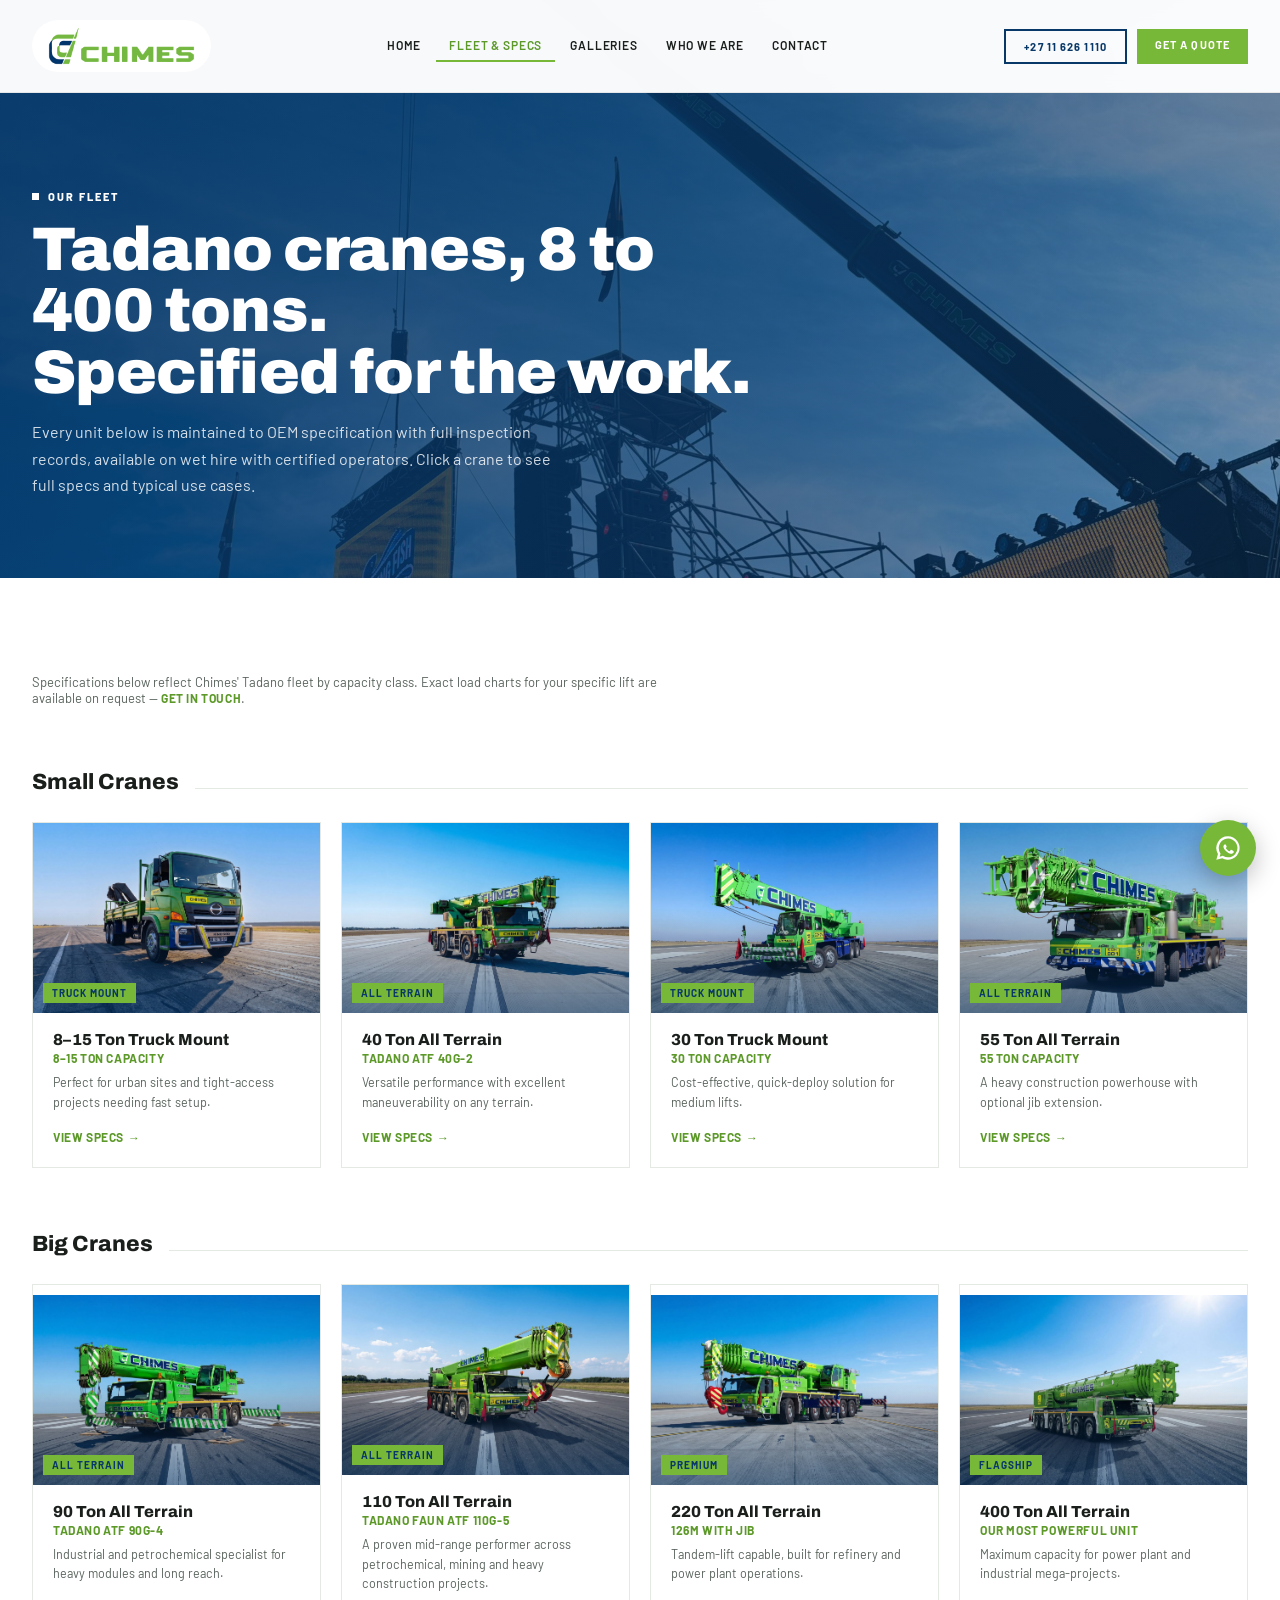
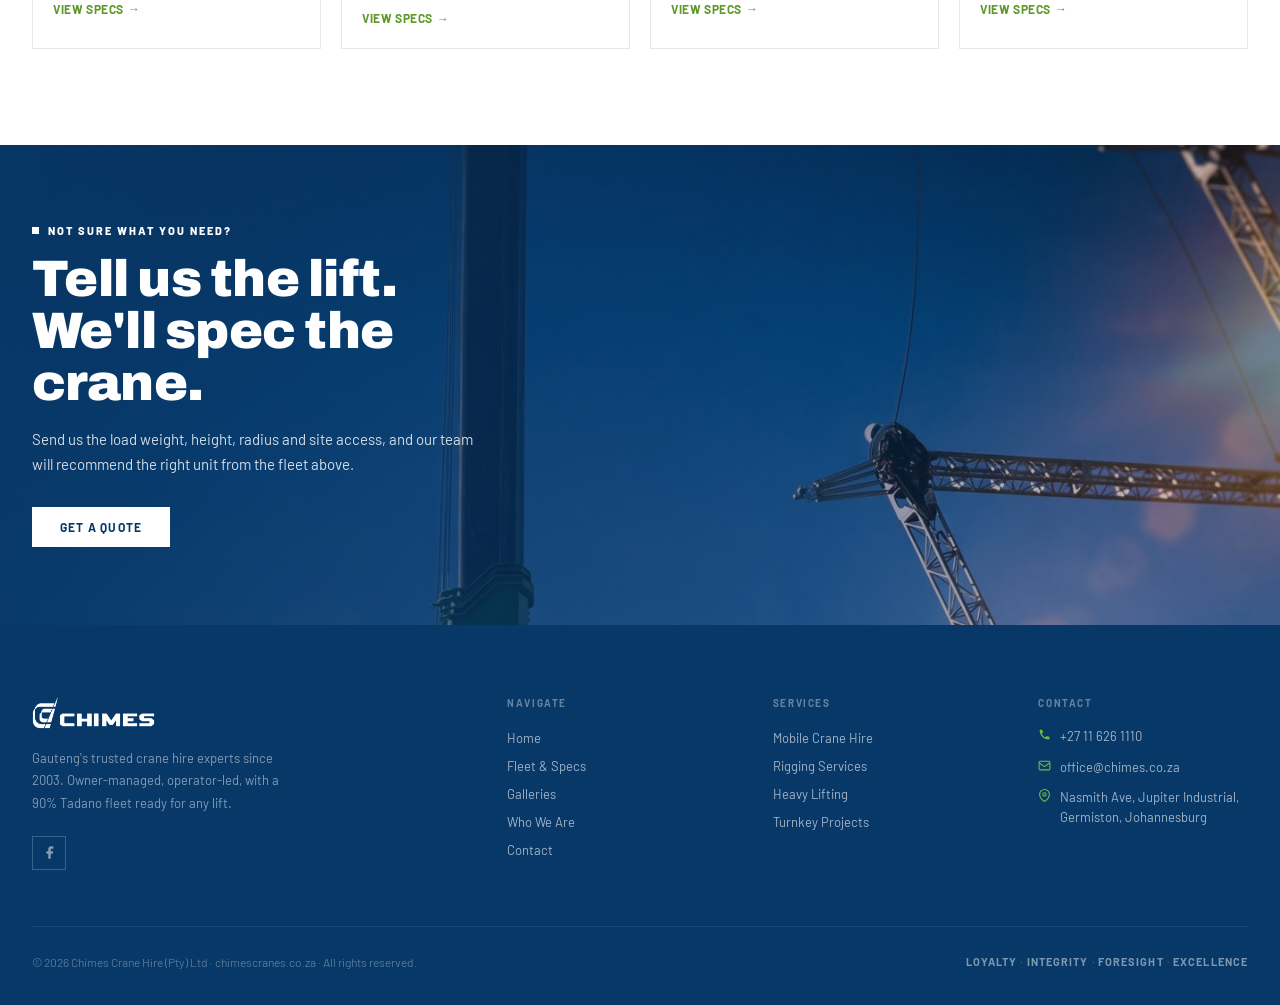
<file: fleet.html>
<!DOCTYPE html>
<html lang="en">
<head>
  <meta charset="UTF-8">
  <meta name="viewport" content="width=device-width, initial-scale=1.0">
  <title>Our Fleet &amp; Specifications — Chimes Crane Hire</title>
  <meta name="description" content="Chimes Crane Hire's Tadano fleet, 8 to 400 tons. Click any crane for full specifications and typical use cases.">
  <link rel="preconnect" href="https://fonts.googleapis.com">
  <link rel="preconnect" href="https://fonts.gstatic.com" crossorigin>
  <link href="https://fonts.googleapis.com/css2?family=Archivo:wght@400;500;600;700;800;900&family=Barlow:wght@300;400;500;600;700&display=swap" rel="stylesheet">
  <link rel="stylesheet" href="style.css?v=11">
</head>
<body>

<div id="pageTrans"></div>

<!-- NAV -->
<header id="hdr">
  <div class="nav-wrap">
    <a href="index.html" class="logo-link"><img src="Logos/Official_Chimes_Extended_Logo.png" alt="Chimes Crane Hire"></a>
    <button class="hbg" id="hbg" aria-label="Menu">
      <svg width="22" height="15" viewBox="0 0 22 15" fill="none"><rect y="0" width="22" height="2.5" rx="1" fill="#083868"/><rect y="6" width="22" height="2.5" rx="1" fill="#083868"/><rect y="12" width="22" height="2.5" rx="1" fill="#083868"/></svg>
    </button>
    <nav class="nav-links" id="nav">
      <a href="index.html">Home</a>
      <a href="fleet.html" class="active">Fleet &amp; Specs</a>
      <a href="galleries.html">Galleries</a>
      <a href="index.html#about">Who We Are</a>
      <a href="contact.html">Contact</a>
    </nav>
    <div class="nav-ctas">
      <a href="tel:+27116261110" class="btn-out">+27 11 626 1110</a>
      <a href="contact.html#quote" class="btn-fill">Get a Quote</a>
    </div>
  </div>
</header>

<!-- PAGE HERO -->
<section class="page-hero" style="background-image:url('Cinematic%20Images/crane%20LBBD%20%232.jpg');">
  <div class="page-hero-cnt">
    <span class="eyebrow">Our Fleet</span>
    <h1>Tadano cranes, 8 to 400 tons.<br>Specified for the work.</h1>
    <p>Every unit below is maintained to OEM specification with full inspection records, available on wet hire with certified operators. Click a crane to see full specs and typical use cases.</p>
  </div>
</section>

<!-- SMALL CRANES -->
<section class="sec">
  <div class="sec-inner">
    <p style="font-size:13px; color:var(--muted); max-width:640px;">Specifications below reflect Chimes' Tadano fleet by capacity class. Exact load charts for your specific lift are available on request — <a href="contact.html#quote" class="clink">get in touch</a>.</p>

    <div class="fleet-group-hd fu"><h3>Small Cranes</h3><hr></div>
    <div class="fleet-grid">

      <button class="fl-card fu" onclick="openModal('m-truck-815')">
        <div class="fl-img" style="background-image:url('images/fleet/chimes-8-15t-truck.jpg');"><span class="fl-tag">Truck Mount</span></div>
        <div class="fl-body"><h3>8&ndash;15 Ton Truck Mount</h3><div class="fl-cap">8&ndash;15 Ton Capacity</div><p>Perfect for urban sites and tight-access projects needing fast setup.</p><span class="clink">View Specs <span class="arrow">&rarr;</span></span></div>
      </button>

      <button class="fl-card fu" onclick="openModal('m-at-40')">
        <div class="fl-img" style="background-image:url('images/fleet/chimes-40t.jpg');"><span class="fl-tag">All Terrain</span></div>
        <div class="fl-body"><h3>40 Ton All Terrain</h3><div class="fl-cap">Tadano ATF 40G-2</div><p>Versatile performance with excellent maneuverability on any terrain.</p><span class="clink">View Specs <span class="arrow">&rarr;</span></span></div>
      </button>

      <button class="fl-card fu" onclick="openModal('m-truck-30')">
        <div class="fl-img" style="background-image:url('images/fleet/chimes-30t.jpg');"><span class="fl-tag">Truck Mount</span></div>
        <div class="fl-body"><h3>30 Ton Truck Mount</h3><div class="fl-cap">30 Ton Capacity</div><p>Cost-effective, quick-deploy solution for medium lifts.</p><span class="clink">View Specs <span class="arrow">&rarr;</span></span></div>
      </button>

      <button class="fl-card fu" onclick="openModal('m-at-50')">
        <div class="fl-img" style="background-image:url('images/fleet/chimes-55t.jpg');"><span class="fl-tag">All Terrain</span></div>
        <div class="fl-body"><h3>55 Ton All Terrain</h3><div class="fl-cap">55 Ton Capacity</div><p>A heavy construction powerhouse with optional jib extension.</p><span class="clink">View Specs <span class="arrow">&rarr;</span></span></div>
      </button>

    </div>

    <div class="fleet-group-hd fu"><h3>Big Cranes</h3><hr></div>
    <div class="fleet-grid">

      <button class="fl-card fu" onclick="openModal('m-at-90')">
        <div class="fl-img" style="background-image:url('images/fleet/chimes-90t.jpg');"><span class="fl-tag">All Terrain</span></div>
        <div class="fl-body"><h3>90 Ton All Terrain</h3><div class="fl-cap">Tadano ATF 90G-4</div><p>Industrial and petrochemical specialist for heavy modules and long reach.</p><span class="clink">View Specs <span class="arrow">&rarr;</span></span></div>
      </button>

      <button class="fl-card fu" onclick="openModal('m-at-110')">
        <div class="fl-img" style="background-image:url('images/fleet/chimes-110t.jpg');"><span class="fl-tag">All Terrain</span></div>
        <div class="fl-body"><h3>110 Ton All Terrain</h3><div class="fl-cap">Tadano Faun ATF 110G-5</div><p>A proven mid-range performer across petrochemical, mining and heavy construction projects.</p><span class="clink">View Specs <span class="arrow">&rarr;</span></span></div>
      </button>

      <button class="fl-card fu" onclick="openModal('m-at-220')">
        <div class="fl-img" style="background-image:url('images/fleet/chimes-220t.jpg');"><span class="fl-tag">Premium</span></div>
        <div class="fl-body"><h3>220 Ton All Terrain</h3><div class="fl-cap">126m With Jib</div><p>Tandem-lift capable, built for refinery and power plant operations.</p><span class="clink">View Specs <span class="arrow">&rarr;</span></span></div>
      </button>

      <button class="fl-card fu" onclick="openModal('m-at-400')">
        <div class="fl-img" style="background-image:url('images/fleet/chimes-400t.jpg');"><span class="fl-tag">Flagship</span></div>
        <div class="fl-body"><h3>400 Ton All Terrain</h3><div class="fl-cap">Our Most Powerful Unit</div><p>Maximum capacity for power plant and industrial mega-projects.</p><span class="clink">View Specs <span class="arrow">&rarr;</span></span></div>
      </button>

    </div>
  </div>
</section>

<!-- CTA -->
<section class="lift-band" style="background-image:url('Cinematic%20Images/Ultra%20%231.jpg');">
  <div class="lift-cnt">
    <span class="eyebrow">Not Sure What You Need?</span>
    <h2>Tell us the lift.<br>We'll spec the crane.</h2>
    <p>Send us the load weight, height, radius and site access, and our team will recommend the right unit from the fleet above.</p>
    <a href="contact.html#quote" class="btn-wht">Get a Quote</a>
  </div>
</section>

<!-- FOOTER -->
<footer>
  <div class="ft-inner">
    <div class="ft-top">
      <div class="ft-brand">
        <img src="Logos/Official_Chimes_Extended_Logo.png" alt="Chimes Crane Hire">
        <p>Gauteng's trusted crane hire experts since 2003. Owner-managed, operator-led, with a 90% Tadano fleet ready for any lift.</p>
        <div class="ft-social">
          <a href="https://www.facebook.com/ChimesCraneHire/" target="_blank" rel="noopener" aria-label="Facebook"><svg width="15" height="15" viewBox="0 0 24 24" fill="currentColor"><path d="M18 2h-3a5 5 0 00-5 5v3H7v4h3v8h4v-8h3l1-4h-4V7a1 1 0 011-1h3z"/></svg></a>
        </div>
      </div>
      <div class="ft-col"><h5>Navigate</h5><ul><li><a href="index.html">Home</a></li><li><a href="fleet.html">Fleet &amp; Specs</a></li><li><a href="galleries.html">Galleries</a></li><li><a href="index.html#about">Who We Are</a></li><li><a href="contact.html">Contact</a></li></ul></div>
      <div class="ft-col"><h5>Services</h5><ul><li><a href="index.html#services">Mobile Crane Hire</a></li><li><a href="index.html#services">Rigging Services</a></li><li><a href="index.html#services">Heavy Lifting</a></li><li><a href="index.html#services">Turnkey Projects</a></li></ul></div>
      <div class="ft-col">
        <h5>Contact</h5>
        <div class="ft-ci"><svg width="13" height="13" viewBox="0 0 24 24" fill="currentColor"><path d="M6.6 10.8c1.4 2.8 3.8 5.1 6.6 6.6l2.2-2.2c.3-.3.7-.4 1-.2 1.1.4 2.3.6 3.6.6.6 0 1 .4 1 1V20c0 .6-.4 1-1 1C10.6 21 3 13.4 3 4c0-.6.4-1 1-1h3.5c.6 0 1 .4 1 1 0 1.2.2 2.4.6 3.6.1.3 0 .7-.2 1l-2.3 2.2z"/></svg><span>+27 11 626 1110</span></div>
        <div class="ft-ci"><svg width="13" height="13" viewBox="0 0 24 24" fill="none" stroke="currentColor" stroke-width="2"><rect x="2" y="4" width="20" height="16" rx="2"/><path d="M2 7l10 7 10-7"/></svg><span>office@chimes.co.za</span></div>
        <div class="ft-ci"><svg width="13" height="13" viewBox="0 0 24 24" fill="none" stroke="currentColor" stroke-width="2"><path d="M21 10c0 7-9 13-9 13S3 17 3 10a9 9 0 0118 0z"/><circle cx="12" cy="10" r="3"/></svg><span>Nasmith Ave, Jupiter Industrial,<br>Germiston, Johannesburg</span></div>
      </div>
    </div>
    <div class="ft-bot"><p>&copy; 2026 Chimes Crane Hire (Pty) Ltd &middot; chimescranes.co.za &middot; All rights reserved.</p><div class="ft-vals"><b>Loyalty</b> &middot; <b>Integrity</b> &middot; <b>Foresight</b> &middot; <b>Excellence</b></div></div>
  </div>
</footer>

<a href="https://wa.me/27823891573" class="wa-fab" target="_blank" rel="noopener" aria-label="Chat on WhatsApp">
  <svg width="28" height="28" viewBox="0 0 24 24" fill="white"><path d="M12 2a10 10 0 0 0-8.6 15.1L2 22l5-1.3A10 10 0 1 0 12 2zm0 18a8 8 0 0 1-4.1-1.1l-.3-.2-2.8.7.8-2.7-.2-.3A8 8 0 1 1 12 20zm4.4-5.6c-.2-.1-1.4-.7-1.6-.8-.2-.1-.4-.1-.5.1l-.7.9c-.1.2-.3.2-.5.1-1.7-.7-2.8-2.4-2.9-2.5-.1-.2 0-.3.1-.4l.5-.6c.1-.2.1-.3 0-.5l-.6-1.4c-.1-.3-.3-.3-.5-.3h-.4c-.2 0-.4.1-.5.3-.2.2-.7.7-.7 1.7s.7 2 .8 2.1c.1.2 1.6 2.4 3.9 3.3 1.9.7 2.3.6 2.6.5.4-.1 1.2-.5 1.4-1 .2-.5.2-.9.1-1z"/></svg>
</a>
<button class="totop" id="totop" aria-label="Back to top">Back to Top &uarr;</button>

<!-- ===== MODALS ===== -->

<div class="modal-backdrop" id="m-truck-815">
  <div class="modal-card">
    <div class="modal-img" style="background-image:url('images/fleet/chimes-8-15t-truck.jpg');"><span class="modal-tag">Truck Mount</span><button class="modal-close" onclick="closeModal('m-truck-815')" aria-label="Close">&times;</button></div>
    <div class="modal-body">
      <h3>8&ndash;15 Ton Truck Mount</h3>
      <div class="modal-cap">Tadano TM Series</div>
      <p class="modal-desc">Our smallest and most agile units, mounted on a standard truck chassis for fast road travel between sites. Ideal where access is tight and setup time matters.</p>
      <table class="spec-table">
        <tr><td>Capacity</td><td>8&ndash;15 Tons</td></tr>
        <tr><td>Max Working Radius</td><td>10&ndash;15m</td></tr>
        <tr><td>Type</td><td>Truck-Mounted</td></tr>
        <tr><td>Travel Speed</td><td>Highway-capable</td></tr>
      </table>
      <div class="use-cases"><span>Urban Sites</span><span>HVAC Installs</span><span>Quick Setup</span><span>Tight Access</span></div>
      <a href="contact.html#quote" class="btn-grn">Check Availability</a>
    </div>
  </div>
</div>

<div class="modal-backdrop" id="m-at-40">
  <div class="modal-card">
    <div class="modal-img" style="background-image:url('images/fleet/chimes-40t.jpg');"><span class="modal-tag">All Terrain</span><button class="modal-close" onclick="closeModal('m-at-40')" aria-label="Close">&times;</button></div>
    <div class="modal-body">
      <h3>40 Ton All Terrain</h3>
      <div class="modal-cap">Tadano ATF 40G-2</div>
      <p class="modal-desc">A compact 2-axle all-terrain crane with independent suspension for excellent maneuverability, equally at home on construction sites and rough terrain.</p>
      <table class="spec-table">
        <tr><td>Capacity</td><td>40 Tons</td></tr>
        <tr><td>Axles</td><td>2</td></tr>
        <tr><td>Type</td><td>All Terrain</td></tr>
      </table>
      <div class="use-cases"><span>Construction</span><span>Telecoms</span><span>Rough Terrain</span></div>
      <a href="contact.html#quote" class="btn-grn">Check Availability</a>
    </div>
  </div>
</div>

<div class="modal-backdrop" id="m-truck-30">
  <div class="modal-card">
    <div class="modal-img" style="background-image:url('images/fleet/chimes-30t.jpg');"><span class="modal-tag">Truck Mount</span><button class="modal-close" onclick="closeModal('m-truck-30')" aria-label="Close">&times;</button></div>
    <div class="modal-body">
      <h3>30 Ton Truck Mount</h3>
      <div class="modal-cap">Tadano TL300E</div>
      <p class="modal-desc">A standard truck-chassis crane offering a cost-effective, quickly deployed solution for medium lifts around building sites and container yards.</p>
      <table class="spec-table">
        <tr><td>Capacity</td><td>30 Tons</td></tr>
        <tr><td>Max Boom Length</td><td>38m</td></tr>
        <tr><td>Type</td><td>Truck-Mounted</td></tr>
      </table>
      <div class="use-cases"><span>Building Construction</span><span>Container Handling</span><span>Fast Deployment</span></div>
      <a href="contact.html#quote" class="btn-grn">Check Availability</a>
    </div>
  </div>
</div>

<div class="modal-backdrop" id="m-at-50">
  <div class="modal-card">
    <div class="modal-img" style="background-image:url('images/fleet/chimes-55t.jpg');"><span class="modal-tag">All Terrain</span><button class="modal-close" onclick="closeModal('m-at-50')" aria-label="Close">&times;</button></div>
    <div class="modal-body">
      <h3>55 Ton All Terrain</h3>
      <div class="modal-cap">55 Ton Capacity</div>
      <p class="modal-desc">A heavy construction workhorse with an optional jib extension, suited to steel erection, industrial plant work and precast concrete placement.</p>
      <table class="spec-table">
        <tr><td>Capacity</td><td>55 Tons</td></tr>
        <tr><td>Type</td><td>All Terrain</td></tr>
      </table>
      <div class="use-cases"><span>Steel Erection</span><span>Industrial Plant</span><span>Precast Concrete</span><span>Jib Extension Available</span></div>
      <a href="contact.html#quote" class="btn-grn">Check Availability</a>
    </div>
  </div>
</div>

<div class="modal-backdrop" id="m-at-90">
  <div class="modal-card">
    <div class="modal-img" style="background-image:url('images/fleet/chimes-90t.jpg');"><span class="modal-tag">All Terrain</span><button class="modal-close" onclick="closeModal('m-at-90')" aria-label="Close">&times;</button></div>
    <div class="modal-body">
      <h3>90 Ton All Terrain</h3>
      <div class="modal-cap">Tadano ATF 90G-4 &middot; Verified Spec</div>
      <p class="modal-desc">An industrial and petrochemical specialist, capable of handling heavy modules over long reach — a regular on mining and bridge-construction sites.</p>
      <table class="spec-table">
        <tr><td>Capacity</td><td>90 Tons</td></tr>
        <tr><td>Axles</td><td>4</td></tr>
        <tr><td>Type</td><td>All Terrain</td></tr>
      </table>
      <div class="use-cases"><span>Heavy Modules</span><span>Mining Equipment</span><span>Bridge Construction</span><span>Wind Energy</span></div>
      <a href="contact.html#quote" class="btn-grn">Check Availability</a>
    </div>
  </div>
</div>

<div class="modal-backdrop" id="m-at-110">
  <div class="modal-card">
    <div class="modal-img" style="background-image:url('images/fleet/chimes-110t.jpg');"><span class="modal-tag">All Terrain</span><button class="modal-close" onclick="closeModal('m-at-110')" aria-label="Close">&times;</button></div>
    <div class="modal-body">
      <h3>110 Ton All Terrain</h3>
      <div class="modal-cap">Tadano Faun ATF 110G-5</div>
      <p class="modal-desc">A proven mid-range performer across petrochemical, mining and heavy construction projects, bridging the gap between our mid-tier and flagship units.</p>
      <table class="spec-table">
        <tr><td>Capacity</td><td>110 Tons</td></tr>
        <tr><td>Type</td><td>All Terrain</td></tr>
      </table>
      <div class="use-cases"><span>Industrial Lifts</span><span>Petrochemical</span><span>Mid-Size Tandem Lifts</span></div>
      <a href="contact.html#quote" class="btn-grn">Check Availability</a>
    </div>
  </div>
</div>

<div class="modal-backdrop" id="m-at-220">
  <div class="modal-card">
    <div class="modal-img" style="background-image:url('images/fleet/chimes-220t.jpg');"><span class="modal-tag">Premium</span><button class="modal-close" onclick="closeModal('m-at-220')" aria-label="Close">&times;</button></div>
    <div class="modal-body">
      <h3>220 Ton All Terrain</h3>
      <div class="modal-cap">Tadano ATF 220G-5 &middot; Verified Spec</div>
      <p class="modal-desc">Tadano's all-terrain cranes feature purpose-built frames with full-width two-man cabs, electronic load moment devices, and automatic overload shut-off — engineered for reliable performance in any climate or terrain.</p>
      <table class="spec-table">
        <tr><td>Capacity</td><td>220 Tons</td></tr>
        <tr><td>Boom Length</td><td>68m</td></tr>
        <tr><td>Reach With Jib</td><td>126m</td></tr>
        <tr><td>Axles</td><td>5</td></tr>
        <tr><td>Type</td><td>All Terrain</td></tr>
      </table>
      <div class="use-cases"><span>Refinery Operations</span><span>Power Plant Construction</span><span>Tandem Lifts</span><span>Extreme Reach</span></div>
      <a href="contact.html#quote" class="btn-grn">Check Availability</a>
    </div>
  </div>
</div>

<div class="modal-backdrop" id="m-at-400">
  <div class="modal-card">
    <div class="modal-img" style="background-image:url('images/fleet/chimes-400t.jpg');"><span class="modal-tag">Flagship</span><button class="modal-close" onclick="closeModal('m-at-400')" aria-label="Close">&times;</button></div>
    <div class="modal-body">
      <h3>400 Ton All Terrain</h3>
      <div class="modal-cap">Tadano ATF 400G-6</div>
      <p class="modal-desc">Our most powerful unit, reserved for the heaviest and most demanding lifts across South Africa's biggest industrial projects.</p>
      <table class="spec-table">
        <tr><td>Capacity</td><td>400 Tons</td></tr>
        <tr><td>Axles</td><td>6</td></tr>
        <tr><td>Type</td><td>All Terrain &middot; Heavy Lift</td></tr>
      </table>
      <div class="use-cases"><span>Power Plants</span><span>Extreme Heavy Lifts</span><span>Industrial Mega Projects</span></div>
      <a href="contact.html#quote" class="btn-grn">Check Availability</a>
    </div>
  </div>
</div>

<script src="script.js?v=5"></script>
</body>
</html>
</file>
<file: style.css>
/* Chimes Crane Hire — Mockup v3 (green-led, light theme) */
:root {
  --green: #78B838;
  --green-dark: #5C9929;
  --green-tint: #eef6f0;
  --navy: #083868;
  --white: #ffffff;
  --off-white: #f6f8f6;
  --grey: #e4e9e4;
  --text: #1a1f1c;
  --muted: #59635c;
}
*, *::before, *::after { margin: 0; padding: 0; box-sizing: border-box; }
html { scroll-behavior: smooth; }
body { font-family: 'Barlow', sans-serif; color: var(--text); background: #fff; }
img { display: block; max-width: 100%; }
a { color: inherit; }
button { border-radius: 0; font-family: inherit; }

/* ── NAV ── */
#hdr {
  position: fixed; top: 0; left: 0; right: 0; z-index: 900;
  background: rgba(255,255,255,0.97); backdrop-filter: blur(8px);
  border-bottom: 1px solid rgba(0,0,0,0.07);
  transition: box-shadow .3s;
}
#hdr.scrolled { box-shadow: 0 2px 24px rgba(0,0,0,0.10); }
.nav-wrap {
  max-width: 1380px; margin: 0 auto; padding: 0 32px;
  height: 92px; display: flex; align-items: center; gap: 36px;
}
.logo-link {
  flex-shrink: 0; display: inline-flex; align-items: center; text-decoration: none;
  background: #fff; border-radius: 50px; padding: 7px 16px;
}
.logo-link img { height: 38px; width: auto; }
.nav-links { flex: 1; display: flex; justify-content: center; gap: 2px; }
.nav-links a {
  font-size: 12px; font-weight: 600; letter-spacing: .07em; text-transform: uppercase;
  color: var(--text); text-decoration: none; padding: 8px 13px;
  border-bottom: 2px solid transparent; transition: color .2s, border-color .2s;
}
.nav-links a:hover, .nav-links a.active { color: var(--green-dark); border-bottom-color: var(--green); }
.nav-ctas { display: flex; gap: 10px; flex-shrink: 0; }
.btn-out {
  font-size: 11px; font-weight: 700; letter-spacing: .1em; text-transform: uppercase;
  padding: 9px 18px; border: 2px solid var(--navy); color: var(--navy);
  background: transparent; text-decoration: none; transition: all .2s; white-space: nowrap;
}
.btn-out:hover { background: var(--navy); color: #fff; }
.btn-fill {
  font-size: 11px; font-weight: 700; letter-spacing: .1em; text-transform: uppercase;
  padding: 9px 18px; background: var(--green); color: #fff;
  text-decoration: none; transition: background .2s; white-space: nowrap; border: none; cursor: pointer;
}
.btn-fill:hover { background: var(--green-dark); }
.hbg { display: none; background: none; border: none; cursor: pointer; padding: 8px; }

/* ── PAGE HERO (non-home pages) ── */
.page-hero {
  position: relative; padding: 190px 32px 80px; background: var(--navy);
  background-size: cover; background-position: center; overflow: hidden;
}
.page-hero::before {
  content: ''; position: absolute; inset: 0;
  background: linear-gradient(120deg, rgba(8,56,104,.94) 0%, rgba(8,56,104,.74) 60%, rgba(8,56,104,.5) 100%);
}
.page-hero-cnt { position: relative; z-index: 1; max-width: 1380px; margin: 0 auto; }
.page-hero .eyebrow { color: var(--white); }
.page-hero h1 {
  font-family: 'Archivo', sans-serif; font-size: clamp(34px, 4.8vw, 64px);
  font-weight: 900; line-height: 1.0; letter-spacing: -.01em; color: #fff; max-width: 740px; margin-bottom: 16px;
}
.page-hero p { font-size: 16px; line-height: 1.65; color: rgba(255,255,255,.82); max-width: 540px; }

/* ── HERO (home, video) ── */
.hero { position: relative; height: 100vh; min-height: 600px; max-height: 940px; overflow: hidden; display: flex; align-items: center; }
.hero video, .hero .hero-fallback {
  position: absolute; inset: 0; width: 100%; height: 100%; object-fit: cover; z-index: 0;
}
.hero::before {
  content: ''; position: absolute; inset: 0; z-index: 1;
  background: linear-gradient(to right, rgba(8,28,15,.88) 0%, rgba(8,28,15,.66) 38%, rgba(8,28,15,.34) 64%, rgba(8,28,15,.18) 100%);
}
.hero-cnt { position: relative; z-index: 2; width: 100%; max-width: 1380px; margin: 0 auto; padding: 0 32px; padding-top: 92px; }
.eyebrow { font-size: 11px; font-weight: 800; letter-spacing: .18em; text-transform: uppercase; color: var(--white); margin-bottom: 16px; display: flex; align-items: center; gap: 9px; }
.eyebrow::before { content: ''; width: 7px; height: 7px; background: currentColor; flex-shrink: 0; }
.hero h1 { font-family: 'Archivo', sans-serif; font-size: clamp(42px, 5.8vw, 80px); font-weight: 900; line-height: 0.98; letter-spacing: -.015em; color: #fff; max-width: 680px; margin-bottom: 22px; }
.hero p { font-size: 16px; line-height: 1.65; color: rgba(255,255,255,.85); max-width: 480px; margin-bottom: 34px; }
.hero-btns { display: flex; gap: 14px; flex-wrap: wrap; }
.btn-hero { display: inline-block; font-size: 12px; font-weight: 700; letter-spacing: .1em; text-transform: uppercase; padding: 14px 30px; background: var(--green); color: #fff; text-decoration: none; transition: background .2s; }
.btn-hero:hover { background: var(--green-dark); }
.btn-hero-out { display: inline-block; font-size: 12px; font-weight: 700; letter-spacing: .1em; text-transform: uppercase; padding: 14px 30px; background: transparent; border: 2px solid #fff; color: #fff; text-decoration: none; transition: all .2s; }
.btn-hero-out:hover { background: #fff; color: var(--navy); }

/* ── TICKER ── */
.ticker { background: var(--green); height: 42px; overflow: hidden; display: flex; align-items: center; }
.ticker-track { display: flex; white-space: nowrap; animation: tick 38s linear infinite; }
.ticker-track span { font-size: 11px; font-weight: 700; letter-spacing: .15em; text-transform: uppercase; color: rgba(255,255,255,.92); padding: 0 28px; }
.ticker-track span.sep { color: rgba(255,255,255,.35); padding: 0 2px; }
@keyframes tick { from { transform: translateX(0); } to { transform: translateX(-50%); } }

/* ── STATS (green band) ── */
.stats { background: var(--navy); padding: 64px 32px 56px; }
.stats-inner { max-width: 1380px; margin: 0 auto; }
.stats-lbl { margin-bottom: 30px; }
.stats-lbl .eyebrow { color: var(--white); margin-bottom: 0; }
.stats-grid { display: grid; grid-template-columns: repeat(5,1fr); }
.stat { text-align: left; padding: 20px 28px 20px 0; border-right: 1px solid rgba(255,255,255,.12); }
.stat:last-child { border-right: none; }
.stat-n { font-family: 'Archivo', sans-serif; font-size: clamp(42px, 6vw, 92px); font-weight: 900; letter-spacing: -.02em; color: var(--white); line-height: .95; margin-bottom: 10px; }
.stat-l { font-size: 12px; font-weight: 600; letter-spacing: .08em; text-transform: uppercase; color: rgba(255,255,255,.62); }

/* ── SECTION BASE ── */
.sec { padding: 96px 32px; }
.sec-inner { max-width: 1380px; margin: 0 auto; }
.sec-hd { margin-bottom: 52px; }
.sec-hd .eyebrow { color: var(--green); }
.sec-hd h2 { font-family: 'Archivo', sans-serif; font-size: clamp(28px, 3.6vw, 50px); font-weight: 900; letter-spacing: -.01em; color: var(--text); line-height: 1.04; margin-bottom: 14px; }
.sec-hd p { font-size: 16px; color: var(--muted); max-width: 560px; line-height: 1.65; }

/* ── SERVICES ── */
.svc-grid { display: grid; grid-template-columns: repeat(4,1fr); border: 1px solid var(--grey); }
.svc-card { padding: 38px 28px; border-right: 1px solid var(--grey); transition: background .2s; }
.svc-card:last-child { border-right: none; }
.svc-card:hover { background: var(--green-tint); }
.svc-ico { width: 44px; height: 44px; color: var(--green); margin-bottom: 22px; transition: transform .3s cubic-bezier(.22,1,.36,1), color .2s; }
.svc-card:hover .svc-ico { color: var(--green-dark); transform: translateY(-3px); }
.svc-card h3 { font-family: 'Archivo', sans-serif; font-size: 17px; font-weight: 800; color: var(--text); margin-bottom: 10px; }
.svc-card p { font-size: 13.5px; line-height: 1.65; color: var(--muted); margin-bottom: 22px; }
.clink { display: inline-flex; align-items: center; gap: 4px; font-size: 12px; font-weight: 700; letter-spacing: .05em; text-transform: uppercase; color: var(--green-dark); text-decoration: none; }
.clink:hover { text-decoration: underline; }
.clink .arrow { display: inline-block; transition: transform .25s cubic-bezier(.22,1,.36,1); }
.clink:hover .arrow { transform: translateX(4px); }

/* ── FLEET CARDS (shared by home-showcase + fleet page) ── */
.fleet-bg { background: var(--off-white); }
.fleet-grid { display: grid; grid-template-columns: repeat(4,1fr); gap: 20px; }
.fl-card { background: #fff; border: 1px solid var(--grey); overflow: hidden; transition: transform .25s, box-shadow .25s; cursor: pointer; text-align: left; font: inherit; color: inherit; }
.fl-card:hover { transform: translateY(-4px); box-shadow: 0 14px 36px rgba(8,56,104,.14); }
.fl-img { height: 190px; background-size: cover; background-position: center; position: relative; }
.fl-img::after { content: ''; position: absolute; inset: 0; background: linear-gradient(to top, rgba(8,56,104,.6) 0%, transparent 55%); }
.fl-tag { position: absolute; bottom: 10px; left: 10px; z-index: 1; background: var(--green); color: var(--navy); font-size: 10px; font-weight: 700; letter-spacing: .1em; text-transform: uppercase; padding: 4px 9px; }
.fl-body { padding: 18px 20px 22px; }
.fl-body h3 { font-family: 'Archivo', sans-serif; font-size: 16px; font-weight: 800; color: var(--text); margin-bottom: 3px; }
.fl-cap { font-size: 12px; font-weight: 700; color: var(--green-dark); text-transform: uppercase; letter-spacing: .05em; margin-bottom: 8px; }
.fl-body p { font-size: 12.5px; color: var(--muted); line-height: 1.55; margin-bottom: 14px; }

/* ── TESTIMONIALS ── */
.testi-sec { background: var(--off-white); }
.testi-wrap { max-width: 760px; }
.testi-track { display: grid; }
.testi-slide { grid-row: 1; grid-column: 1; margin: 0; font-style: normal; opacity: 0; transform: translateX(18px); transition: opacity .4s ease, transform .4s ease; pointer-events: none; align-self: start; }
.testi-foot { display: block; }
.testi-slide.active { opacity: 1; transform: translateX(0); pointer-events: auto; }
.testi-slide p { font-family: 'Archivo', sans-serif; font-size: clamp(20px, 2.3vw, 27px); font-weight: 700; color: var(--text); line-height: 1.35; margin-bottom: 24px; }
.testi-name { display: block; font-size: 14px; font-weight: 800; color: var(--green-dark); }
.testi-role { display: block; font-size: 12px; color: var(--muted); text-transform: uppercase; letter-spacing: .06em; margin-top: 2px; }
.testi-ctrls { display: flex; align-items: center; justify-content: space-between; margin-top: 28px; padding-top: 22px; border-top: 1px solid var(--grey); }
.testi-count { font-size: 12px; font-weight: 700; letter-spacing: .1em; color: var(--muted); }
.testi-arrows { display: flex; gap: 8px; }
.testi-arrow { width: 38px; height: 38px; border: 1px solid var(--grey); background: #fff; cursor: pointer; font-size: 16px; transition: all .2s; display: flex; align-items: center; justify-content: center; }
.testi-arrow:hover { background: var(--green); color: #fff; border-color: var(--green); }

/* ── FULL BLEED LIFT BAND ── */
.lift-band { position: relative; height: 480px; background-size: cover; background-position: center top; display: flex; align-items: center; }
.lift-band::before { content: ''; position: absolute; inset: 0; background: linear-gradient(to right, rgba(8,56,104,.92) 0%, rgba(8,56,104,.62) 50%, rgba(8,56,104,.16) 100%); }
.lift-cnt { position: relative; z-index: 1; width: 100%; max-width: 1380px; margin: 0 auto; padding: 0 32px; }
.lift-cnt .eyebrow { color: var(--white); }
.lift-cnt h2 { font-family: 'Archivo', sans-serif; font-size: clamp(30px, 4vw, 56px); font-weight: 900; letter-spacing: -.01em; color: #fff; line-height: 1.02; max-width: 540px; margin-bottom: 18px; }
.lift-cnt p { font-size: 15px; color: rgba(255,255,255,.82); max-width: 460px; line-height: 1.65; margin-bottom: 30px; }
.btn-wht { display: inline-block; font-size: 12px; font-weight: 700; letter-spacing: .1em; text-transform: uppercase; padding: 13px 28px; background: #fff; color: var(--navy); text-decoration: none; transition: background .2s; }
.btn-wht:hover { background: var(--green); color: #fff; }

/* ── MEDIA GALLERY ── */
.gallery-grid { display: grid; grid-template-columns: repeat(4, 1fr); grid-auto-rows: 180px; grid-auto-flow: dense; gap: 14px; }
.gallery-grid figure { position: relative; overflow: hidden; margin: 0; background: var(--grey); }
.gallery-grid img, .gallery-grid video { width: 100%; height: 100%; object-fit: cover; transition: transform .4s ease; }
.gallery-grid figure:hover img, .gallery-grid figure:hover video { transform: scale(1.06); }
.gallery-grid .tall { grid-row: span 2; }
.gallery-grid .wide { grid-column: span 2; }
.gallery-grid figcaption {
  position: absolute; left: 0; right: 0; bottom: 0; padding: 10px 12px;
  font-size: 11px; font-weight: 700; letter-spacing: .06em; text-transform: uppercase;
  color: #fff; background: linear-gradient(to top, rgba(8,56,104,.78), transparent);
}
.gallery-grid .play-badge {
  position: absolute; top: 10px; right: 10px; width: 28px; height: 28px; border-radius: 50%;
  background: rgba(8,56,104,.78); display: flex; align-items: center; justify-content: center; z-index: 2;
}

/* ── INDUSTRIES (clickable list + preview) ── */
.ind-split { display: grid; grid-template-columns: 1fr 1.2fr; gap: 56px; border: 1px solid var(--grey); background: #fff; padding: 48px; align-items: center; }
.ind-list { list-style: none; }
.ind-li { font-family: 'Archivo', sans-serif; font-size: clamp(22px, 2.4vw, 32px); font-weight: 800; color: #c3cdc5; padding: 16px 0; border-bottom: 1px solid var(--grey); cursor: pointer; display: flex; align-items: center; justify-content: space-between; gap: 12px; transition: color .2s; user-select: none; }
.ind-list li:first-child { padding-top: 0; }
.ind-list li:last-child { border-bottom: none; }
.ind-li .ind-arrow { opacity: 0; color: var(--green); transition: opacity .2s, transform .2s; transform: translateX(-4px); flex-shrink: 0; }
.ind-li:hover, .ind-li.active { color: var(--text); }
.ind-li:hover .ind-arrow, .ind-li.active .ind-arrow { opacity: 1; transform: translateX(0); }
.ind-panel { background: var(--green-tint); padding: 40px; min-height: 260px; display: flex; flex-direction: column; }
.ind-panel-ico { width: 52px; height: 52px; color: var(--green-dark); margin-bottom: 22px; display: none; }
.ind-panel-ico.active { display: block; }
.ind-panel-txt { display: none; font-size: 15px; line-height: 1.7; color: var(--muted); }
.ind-panel-txt.active { display: block; }

/* ── ABOUT (green band) ── */
.about-sec { background: var(--navy); padding: 96px 32px; }
.about-inner { max-width: 1380px; margin: 0 auto; display: grid; grid-template-columns: 1fr 1fr; gap: 80px; align-items: center; }
.about-txt .eyebrow { color: var(--white); }
.about-txt h2 { font-family: 'Archivo', sans-serif; font-size: clamp(28px, 3.6vw, 50px); font-weight: 900; letter-spacing: -.01em; color: #fff; line-height: 1.04; margin-bottom: 18px; }
.about-txt p { font-size: 15px; color: rgba(255,255,255,.78); line-height: 1.8; margin-bottom: 16px; }
.vals { list-style: none; display: flex; flex-wrap: wrap; gap: 8px; margin: 26px 0 34px; }
.vals li { font-size: 10px; font-weight: 700; letter-spacing: .15em; text-transform: uppercase; background: var(--green); color: var(--navy); padding: 6px 13px; }
.btn-grn { display: inline-block; font-size: 12px; font-weight: 700; letter-spacing: .1em; text-transform: uppercase; padding: 13px 28px; background: var(--green); color: var(--navy); text-decoration: none; transition: background .2s; }
.btn-grn:hover { background: var(--green-dark); color: #fff; }
.bee { display: inline-flex; align-items: center; gap: 8px; margin-top: 18px; border: 1px solid rgba(255,255,255,.18); padding: 8px 16px; }
.bee span { font-size: 11px; font-weight: 700; letter-spacing: .1em; text-transform: uppercase; color: rgba(255,255,255,.7); }
.about-img { position: relative; }
.about-img::before { content: ''; position: absolute; inset: -14px -14px 14px 14px; border: 2px solid rgba(255,255,255,.14); z-index: 0; }
.about-img img { position: relative; z-index: 1; width: 100%; height: 500px; object-fit: cover; object-position: center; display: block; }

/* ── CTA / QUOTE ── */
.cta-sec { background: var(--green); padding: 96px 32px; }
.cta-inner { max-width: 1380px; margin: 0 auto; display: grid; grid-template-columns: 1fr 1fr; gap: 80px; align-items: start; }
.cta-txt .eyebrow { color: rgba(255,255,255,.85); }
.cta-txt h2 { font-family: 'Archivo', sans-serif; font-size: clamp(28px, 3.6vw, 50px); font-weight: 900; letter-spacing: -.01em; color: #fff; line-height: 1.04; margin-bottom: 14px; }
.cta-txt p { font-size: 15px; color: rgba(255,255,255,.85); line-height: 1.65; margin-bottom: 28px; }
.cta-contact { display: flex; flex-direction: column; gap: 12px; }
.cta-contact a { display: flex; align-items: center; gap: 10px; text-decoration: none; font-size: 14px; color: rgba(255,255,255,.9); transition: color .2s; }
.cta-contact a.big { font-size: 18px; font-weight: 700; color: #fff; }
.cta-contact a:hover { color: var(--white); }
.form { display: flex; flex-direction: column; gap: 14px; }
.f-row { display: grid; grid-template-columns: 1fr 1fr; gap: 14px; }
.f-field { display: flex; flex-direction: column; gap: 5px; }
.f-field label { font-size: 10px; font-weight: 700; letter-spacing: .12em; text-transform: uppercase; color: rgba(255,255,255,.8); }
.f-field input, .f-field select, .f-field textarea {
  padding: 11px 14px; background: rgba(255,255,255,.14); border: 1px solid rgba(255,255,255,.32); color: #fff;
  font-family: 'Barlow', sans-serif; font-size: 14px; outline: none; transition: border-color .2s;
}
.f-field input::placeholder, .f-field textarea::placeholder { color: rgba(255,255,255,.5); }
.f-field input:focus, .f-field select:focus, .f-field textarea:focus { border-color: #fff; }
.f-field select option { background: var(--green); color: #fff; }
.f-field textarea { resize: vertical; min-height: 88px; }
.btn-sub { font-family: 'Barlow', sans-serif; font-size: 12px; font-weight: 700; letter-spacing: .12em; text-transform: uppercase; padding: 13px 30px; background: var(--navy); color: #fff; border: none; cursor: pointer; align-self: flex-start; transition: background .2s; }
.btn-sub:hover { background: #062a4d; }

/* ── FOOTER ── */
footer { background: var(--navy); padding: 72px 32px 36px; }
.ft-inner { max-width: 1380px; margin: 0 auto; }
.ft-top { display: grid; grid-template-columns: 2fr 1fr 1fr 1fr; gap: 56px; margin-bottom: 56px; }
.ft-brand img { height: 32px; margin-bottom: 18px; filter: brightness(0) invert(1); }
.ft-brand p { font-size: 13px; color: rgba(255,255,255,.5); line-height: 1.7; margin-bottom: 22px; max-width: 260px; }
.ft-social { display: flex; gap: 10px; }
.ft-social a { width: 34px; height: 34px; border: 1px solid rgba(255,255,255,.2); display: flex; align-items: center; justify-content: center; color: rgba(255,255,255,.5); text-decoration: none; transition: all .2s; }
.ft-social a:hover { border-color: var(--green); color: var(--green); }
.ft-col h5 { font-size: 10px; font-weight: 700; letter-spacing: .16em; text-transform: uppercase; color: rgba(255,255,255,.38); margin-bottom: 18px; }
.ft-col ul { list-style: none; }
.ft-col li { margin-bottom: 9px; }
.ft-col a { font-size: 13px; color: rgba(255,255,255,.62); text-decoration: none; transition: color .2s; }
.ft-col a:hover { color: #fff; }
.ft-ci { display: flex; align-items: flex-start; gap: 9px; margin-bottom: 11px; }
.ft-ci svg { flex-shrink: 0; color: var(--green); margin-top: 1px; }
.ft-ci span { font-size: 13px; color: rgba(255,255,255,.62); line-height: 1.5; }
.ft-bot { border-top: 1px solid rgba(255,255,255,.08); padding-top: 28px; display: flex; align-items: center; justify-content: space-between; }
.ft-bot p { font-size: 12px; color: rgba(255,255,255,.32); }
.ft-vals { font-size: 11px; font-weight: 600; letter-spacing: .1em; text-transform: uppercase; color: rgba(255,255,255,.24); }
.ft-vals b { color: rgba(255,255,255,.48); font-weight: 700; }

/* ── SPLASH (homepage entry) ── */
#splash {
  position: fixed; inset: 0; z-index: 3000; background: var(--green);
  display: flex; align-items: center; justify-content: center;
  transition: opacity .5s ease, visibility .5s ease;
}
#splash.hide { opacity: 0; visibility: hidden; pointer-events: none; }
.splash-logo { height: 52px; filter: brightness(0) invert(1); animation: pulse-logo 1.15s ease-in-out infinite; }
@keyframes pulse-logo { 0%, 100% { opacity: .5; transform: scale(.93); } 50% { opacity: 1; transform: scale(1.05); } }

/* ── PAGE TRANSITION (curtain wipe) ── */
#pageTrans {
  position: fixed; inset: 0; z-index: 2500; background: var(--green);
  transform: translateY(0); pointer-events: none;
  transition: transform .5s cubic-bezier(.76,0,.24,1);
}

/* ── BACK TO TOP ── */
.totop {
  position: fixed; left: 24px; bottom: 24px; z-index: 800;
  background: #fff; border: 1px solid var(--grey); padding: 11px 18px;
  font-family: 'Barlow', sans-serif; font-size: 11px; font-weight: 700; letter-spacing: .1em; text-transform: uppercase;
  color: var(--text); cursor: pointer; opacity: 0; transform: translateY(10px); pointer-events: none;
  transition: opacity .25s, transform .25s, background .2s, color .2s, border-color .2s;
}
.totop.show { opacity: 1; transform: translateY(0); pointer-events: auto; }
.totop:hover { background: var(--navy); color: #fff; border-color: var(--navy); }

/* ── WHATSAPP FAB ── */
.wa-fab {
  position: fixed; right: 24px; bottom: 24px; z-index: 800;
  width: 56px; height: 56px; border-radius: 50%; background: var(--green);
  display: flex; align-items: center; justify-content: center;
  box-shadow: 0 8px 24px rgba(0,0,0,.25); text-decoration: none; transition: transform .2s;
}
.wa-fab:hover { transform: scale(1.08); }

/* ── MODAL (fleet specs) ── */
.modal-backdrop {
  position: fixed; inset: 0; z-index: 1000; background: rgba(10,30,17,.66);
  display: none; align-items: center; justify-content: center; padding: 24px;
}
.modal-backdrop.open { display: flex; }
.modal-card {
  background: #fff; max-width: 760px; width: 100%; max-height: 88vh; overflow-y: auto;
  position: relative; box-shadow: 0 30px 80px rgba(0,0,0,.35);
}
.modal-img { height: 260px; background-size: cover; background-position: center; position: relative; }
.modal-img::after { content: ''; position: absolute; inset: 0; background: linear-gradient(to top, rgba(8,56,104,.55), transparent 60%); }
.modal-close {
  position: absolute; top: 16px; right: 16px; z-index: 2; width: 36px; height: 36px; border-radius: 50%;
  background: rgba(255,255,255,.92); border: none; cursor: pointer; display: flex; align-items: center; justify-content: center;
}
.modal-tag { position: absolute; bottom: 14px; left: 22px; z-index: 1; background: var(--green); color: var(--navy); font-size: 11px; font-weight: 700; letter-spacing: .1em; text-transform: uppercase; padding: 5px 11px; }
.modal-body { padding: 30px 34px 38px; }
.modal-body h3 { font-family: 'Archivo', sans-serif; font-size: 26px; font-weight: 800; color: var(--text); margin-bottom: 4px; }
.modal-cap { font-size: 13px; font-weight: 700; color: var(--green-dark); text-transform: uppercase; letter-spacing: .05em; margin-bottom: 18px; }
.modal-desc { font-size: 14px; line-height: 1.7; color: var(--muted); margin-bottom: 24px; }
.spec-table { width: 100%; border-collapse: collapse; margin-bottom: 24px; }
.spec-table tr { border-bottom: 1px solid var(--grey); }
.spec-table td { padding: 10px 4px; font-size: 13.5px; }
.spec-table td:first-child { color: var(--muted); font-weight: 600; width: 46%; }
.spec-table td:last-child { color: var(--text); font-weight: 700; text-align: right; }
.use-cases { display: flex; flex-wrap: wrap; gap: 8px; margin-bottom: 26px; }
.use-cases span { font-size: 11px; font-weight: 700; letter-spacing: .06em; text-transform: uppercase; background: var(--green-tint); color: var(--green-dark); padding: 6px 12px; }
.spec-note { font-size: 11.5px; color: var(--muted); font-style: italic; margin-bottom: 18px; }

/* ── QUICK CONTACT CARDS (contact page) ── */
.quick-grid { display: grid; grid-template-columns: repeat(3, 1fr); gap: 20px; }

/* ── TEAM CARDS (contact page) ── */
.team-grid { display: grid; grid-template-columns: repeat(3, 1fr); gap: 20px; }
.team-card { background: #fff; border: 1px solid var(--grey); padding: 26px 24px; }
.team-card h3 { font-family: 'Archivo', sans-serif; font-size: 17px; font-weight: 800; color: var(--text); margin-bottom: 2px; }
.team-role { font-size: 12px; font-weight: 700; color: var(--green-dark); text-transform: uppercase; letter-spacing: .05em; margin-bottom: 14px; }
.team-card p { font-size: 13px; color: var(--muted); margin-bottom: 4px; }
.team-card a { color: var(--green-dark); text-decoration: none; }
.team-card a:hover { text-decoration: underline; }

/* ── GENERIC CARD / GROUP HEADER (fleet groups) ── */
.fleet-group-hd { display: flex; align-items: baseline; gap: 16px; margin: 64px 0 28px; }
.fleet-group-hd h3 { font-family: 'Archivo', sans-serif; font-size: 22px; font-weight: 800; color: var(--text); }
.fleet-group-hd hr { flex: 1; border: none; border-top: 1px solid var(--grey); }

/* ── MAP / SIGNUP (contact page) ── */
.map-wrap { border: 1px solid var(--grey); }
.map-wrap iframe { width: 100%; height: 420px; border: 0; display: block; }
.signup-band { background: var(--green-tint); border: 1px solid var(--grey); padding: 36px; display: flex; align-items: center; justify-content: space-between; gap: 24px; flex-wrap: wrap; }
.signup-band h3 { font-family: 'Archivo', sans-serif; font-size: 18px; font-weight: 800; color: var(--text); margin-bottom: 4px; }
.signup-band p { font-size: 13.5px; color: var(--muted); }
.signup-form { display: flex; gap: 10px; flex-wrap: wrap; }
.signup-form input { padding: 12px 16px; border: 1px solid var(--grey); font-family: 'Barlow', sans-serif; font-size: 13.5px; min-width: 240px; }
.signup-form button { padding: 12px 22px; background: var(--green); color: #fff; border: none; font-size: 11px; font-weight: 700; letter-spacing: .1em; text-transform: uppercase; cursor: pointer; transition: background .2s; }
.signup-form button:hover { background: var(--green-dark); }
.wa-cta { display: inline-flex; align-items: center; gap: 10px; background: var(--green); color: #fff; padding: 14px 26px; text-decoration: none; font-size: 13px; font-weight: 700; letter-spacing: .06em; text-transform: uppercase; }
.wa-cta:hover { background: var(--green-dark); }

/* ── ANIMATIONS ── */
.fu { opacity: 0; transform: translateY(16px); transition: opacity .4s cubic-bezier(.22,1,.36,1), transform .4s cubic-bezier(.22,1,.36,1); }
.fu.vis { opacity: 1; transform: translateY(0); }

/* ── RESPONSIVE ── */
@media (max-width: 1060px) {
  .nav-links { display: none; }
  .nav-links.open { display: flex; flex-direction: column; align-items: flex-start; position: absolute; top: 92px; left: 0; right: 0; background: #fff; padding: 16px 24px 24px; border-bottom: 1px solid var(--grey); }
  .hbg { display: block; margin-left: auto; }
  .stats-grid { grid-template-columns: repeat(2,1fr); }
  .stat:nth-child(2) { border-right: none; }
  .stat { border-bottom: 1px solid rgba(255,255,255,.1); }
  .stat:nth-child(3), .stat:nth-child(4) { border-bottom: none; }
  .svc-grid { grid-template-columns: repeat(2,1fr); }
  .svc-card:nth-child(2) { border-right: none; }
  .svc-card:nth-child(3) { border-top: 1px solid var(--grey); }
  .fleet-grid { grid-template-columns: repeat(2,1fr); }
  .ind-split { grid-template-columns: 1fr; gap: 32px; padding: 32px; }
  .about-inner { grid-template-columns: 1fr; gap: 40px; }
  .cta-inner { grid-template-columns: 1fr; gap: 48px; }
  .ft-top { grid-template-columns: 1fr 1fr; gap: 40px; }
  .gallery-grid { grid-template-columns: repeat(3,1fr); }
  .team-grid { grid-template-columns: repeat(2,1fr); }
  .quick-grid { grid-template-columns: repeat(2,1fr); }
}
@media (max-width: 640px) {
  .nav-wrap { height: 68px; gap: 12px; }
  .logo-link img { height: 32px; }
  .hero-cnt { padding-top: 68px; }
  .page-hero { padding-top: 110px; }
  .nav-links.open { top: 68px; }
  .nav-ctas .btn-out { display: none; }
  .nav-ctas .btn-fill { padding: 9px 13px; font-size: 10px; letter-spacing: .06em; }
  .fleet-grid { grid-template-columns: 1fr; }
  .svc-grid { grid-template-columns: 1fr; }
  .svc-card { border-right: none !important; border-top: 1px solid var(--grey); }
  .svc-card:first-child { border-top: none; }
  .ind-split { padding: 24px; }
  .ind-li { font-size: 19px; padding: 13px 0; }
  .ind-panel { padding: 26px; }
  .f-row { grid-template-columns: 1fr; }
  .ft-top { grid-template-columns: 1fr; gap: 32px; }
  .ft-bot { flex-direction: column; gap: 10px; text-align: center; }
  .gallery-grid { grid-template-columns: repeat(2,1fr); grid-auto-rows: 140px; }
  .gallery-grid .wide { grid-column: span 2; }
  .team-grid { grid-template-columns: 1fr; }
  .quick-grid { grid-template-columns: 1fr; }
  .signup-band { flex-direction: column; align-items: flex-start; }
  .hero-btns { flex-direction: column; align-items: flex-start; }
  .gal-tabs { gap: 8px; }
  .gal-tab-btn { padding: 10px 16px; font-size: 11px; }
}

/* ── GALLERIES PAGE (tabs + lightbox) ── */
.gal-tabs { display: flex; flex-wrap: wrap; gap: 10px; margin-bottom: 40px; }
.gal-tab-btn {
  font-family: 'Archivo', sans-serif; font-size: 12px; font-weight: 700;
  letter-spacing: .06em; text-transform: uppercase;
  background: #fff; color: var(--text);
  border: 1px solid var(--grey);
  padding: 13px 22px; cursor: pointer;
}
.gal-tab-btn:hover { border-color: var(--green); color: var(--green); }
.gal-tab-btn.active { background: var(--green); color: #fff; border-color: var(--green); }

.gal-panel { display: none; }
.gal-panel.active { display: block; }
.gal-panel .gallery-grid figure { cursor: pointer; }

.lightbox {
  position: fixed; inset: 0; z-index: 2000;
  background: rgba(10,16,12,.92);
  display: flex; align-items: center; justify-content: center;
  opacity: 0; pointer-events: none;
  transition: opacity .25s ease;
}
.lightbox.open { opacity: 1; pointer-events: auto; }
.lightbox img {
  max-width: 88vw; max-height: 82vh;
  object-fit: contain;
  border: 1px solid rgba(255,255,255,.15);
}
.lb-close, .lb-prev, .lb-next {
  position: fixed;
  background: rgba(255,255,255,.12); border: 1px solid rgba(255,255,255,.25); color: #fff;
  width: 46px; height: 46px;
  display: flex; align-items: center; justify-content: center;
  font-size: 20px; cursor: pointer;
}
.lb-close:hover, .lb-prev:hover, .lb-next:hover { background: var(--green); border-color: var(--green); }
.lb-close { top: 24px; right: 24px; }
.lb-prev { left: 24px; top: 50%; transform: translateY(-50%); }
.lb-next { right: 24px; top: 50%; transform: translateY(-50%); }
.lb-count {
  position: fixed; bottom: 24px; left: 50%; transform: translateX(-50%);
  font-family: 'Archivo', sans-serif; font-size: 12px; letter-spacing: .08em; color: rgba(255,255,255,.7);
}
@media (max-width: 980px) {
  .lb-prev { left: 10px; }
  .lb-next { right: 10px; }
}

/* ── HOMEPAGE GALLERY (slow auto-scrolling carousel) ── */
.gal-marquee { overflow: hidden; width: 100%; margin-top: 36px; }
.gal-track { display: flex; gap: 14px; width: max-content; animation: gal-scroll 70s linear infinite; }
.gal-marquee:hover .gal-track { animation-play-state: paused; }
.gal-track figure {
  margin: 0; position: relative; overflow: hidden;
  flex: 0 0 auto; width: 300px; height: 210px;
  border: 1px solid var(--grey); background: var(--grey);
}
.gal-track figure.wide { width: 460px; }
.gal-track img {
  position: absolute; top: 50%; left: 50%;
  width: 112%; height: 112%;
  transform: translate(-50%, -50%);
  object-fit: cover;
}
@keyframes gal-scroll {
  from { transform: translateX(0); }
  to { transform: translateX(-50%); }
}
@media (max-width: 640px) {
  .gal-track figure { width: 220px; height: 160px; }
  .gal-track figure.wide { width: 320px; }
}
</file>
